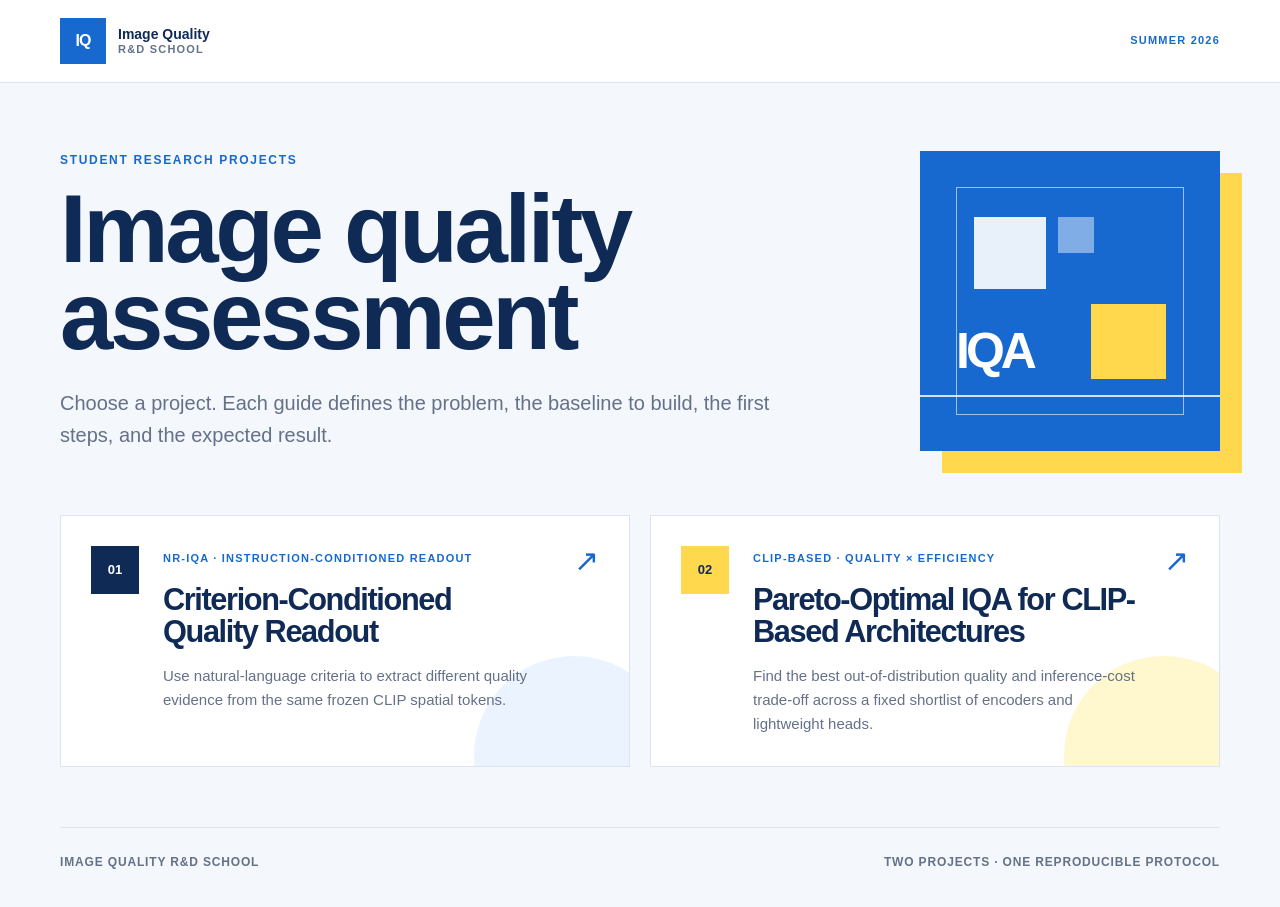
<file: index.html>
<!DOCTYPE html>
<html lang="en">
<head>
  <meta charset="utf-8">
  <meta name="viewport" content="width=device-width, initial-scale=1">
  <meta name="description" content="Research projects for the Image Quality R&D School.">
  <title>Image Quality R&amp;D School</title>
  <link rel="stylesheet" href="assets/styles.css">
</head>
<body data-page="home">
  <header class="site-header">
    <div class="nav shell">
      <a class="brand" href="index.html" aria-label="Image Quality R&D School home">
        <span class="brand-mark" aria-hidden="true">IQ</span>
        <span class="brand-copy"><strong>Image Quality</strong><small>R&amp;D School</small></span>
      </a>
      <span class="term">Summer 2026</span>
    </div>
  </header>

  <main class="landing shell">
    <section class="landing-hero" aria-labelledby="page-title">
      <div>
        <p class="kicker">Student research projects</p>
        <h1 id="page-title">Image quality assessment</h1>
        <p class="landing-lede">Choose a project. Each guide defines the problem, the baseline to build, the first steps, and the expected result.</p>
      </div>
      <div class="hero-graphic" aria-hidden="true">
        <span class="graphic-label">IQA</span>
        <span class="graphic-block one"></span>
        <span class="graphic-block two"></span>
        <span class="graphic-block three"></span>
      </div>
    </section>

    <section class="project-grid" aria-label="Research projects">
      <a class="project-link" href="project-1.html">
        <span class="project-number">01</span>
        <span class="project-copy">
          <span class="project-type">NR-IQA · INSTRUCTION-CONDITIONED READOUT</span>
          <strong>Criterion-Conditioned Quality Readout</strong>
          <span>Use natural-language criteria to extract different quality evidence from the same frozen CLIP spatial tokens.</span>
        </span>
        <span class="project-arrow" aria-hidden="true">↗</span>
      </a>

      <a class="project-link yellow" href="project-2.html">
        <span class="project-number">02</span>
        <span class="project-copy">
          <span class="project-type">CLIP-BASED · QUALITY × EFFICIENCY</span>
          <strong>Pareto-Optimal IQA for CLIP-Based Architectures</strong>
          <span>Find the best out-of-distribution quality and inference-cost trade-off across a fixed shortlist of encoders and lightweight heads.</span>
        </span>
        <span class="project-arrow" aria-hidden="true">↗</span>
      </a>
    </section>
  </main>

  <footer class="landing-footer shell">
    <span>Image Quality R&amp;D School</span>
    <span>Two projects · one reproducible protocol</span>
  </footer>
</body>
</html>
</file>
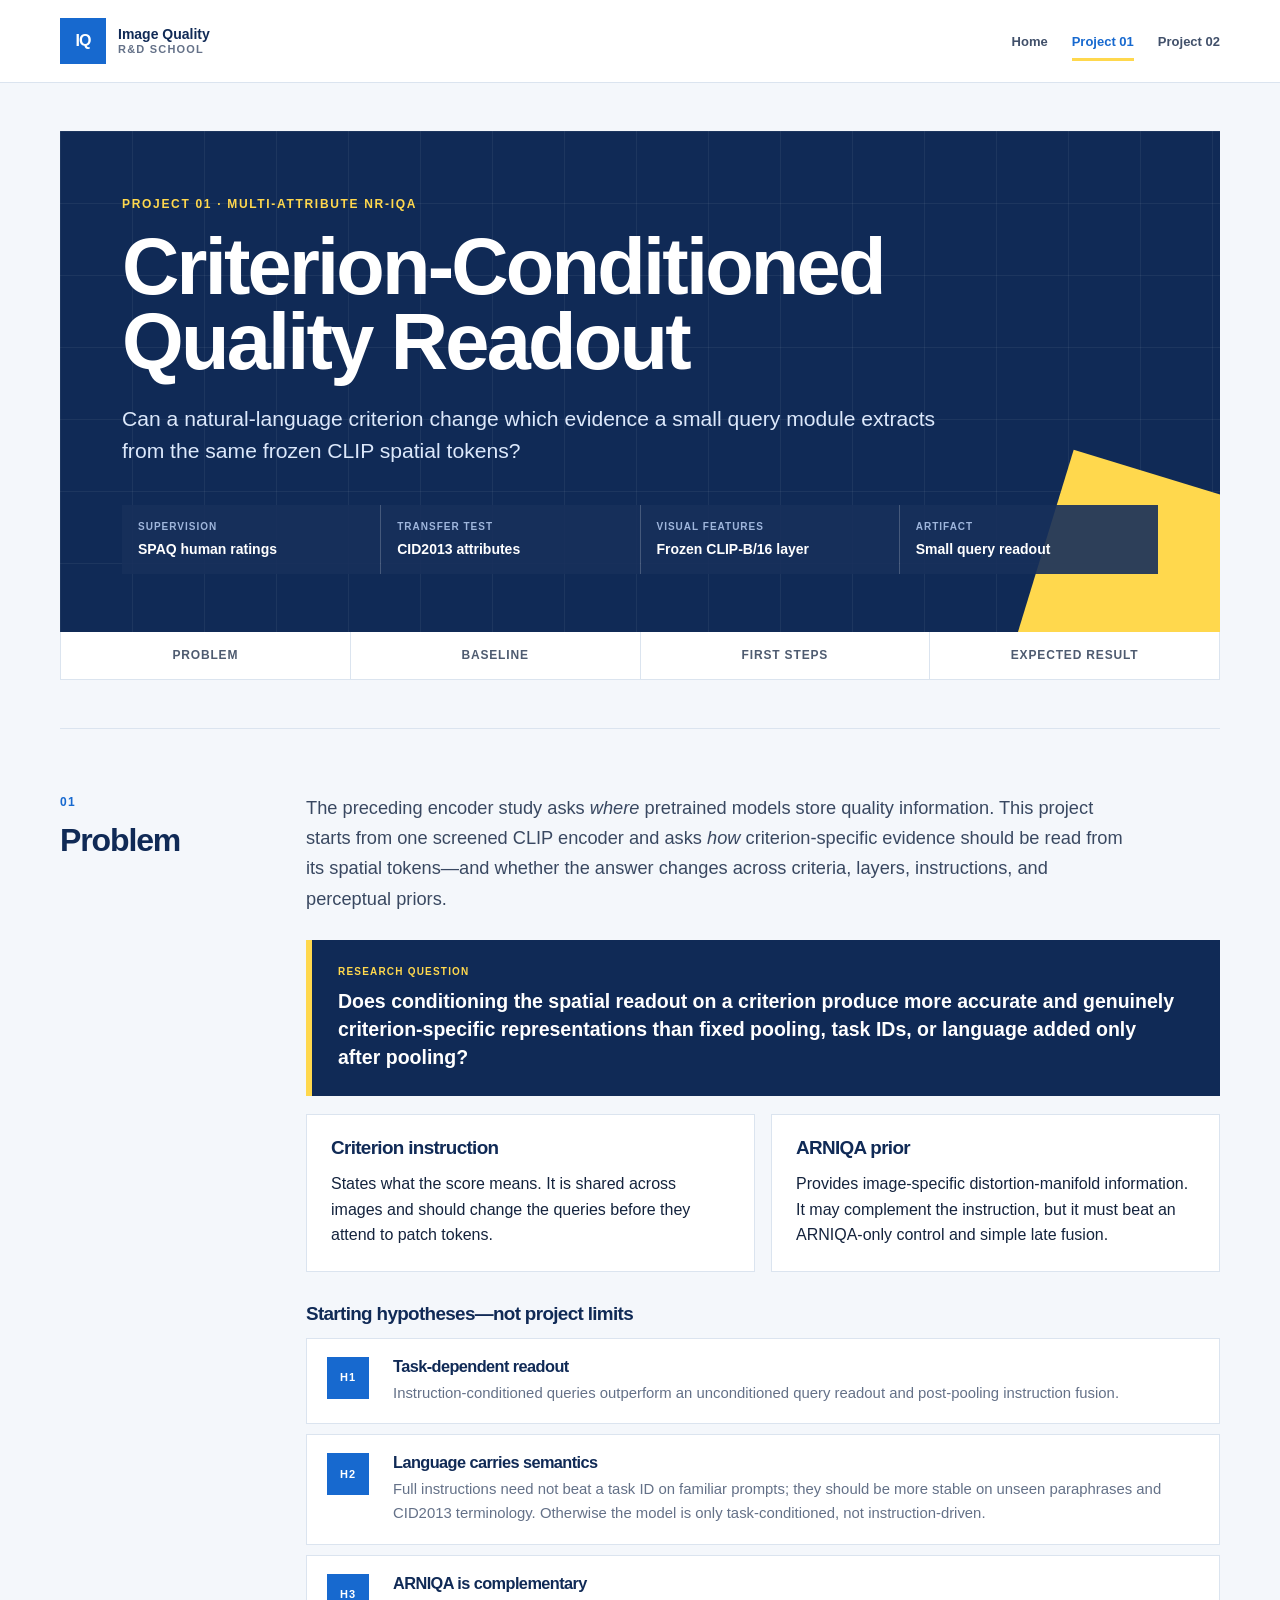
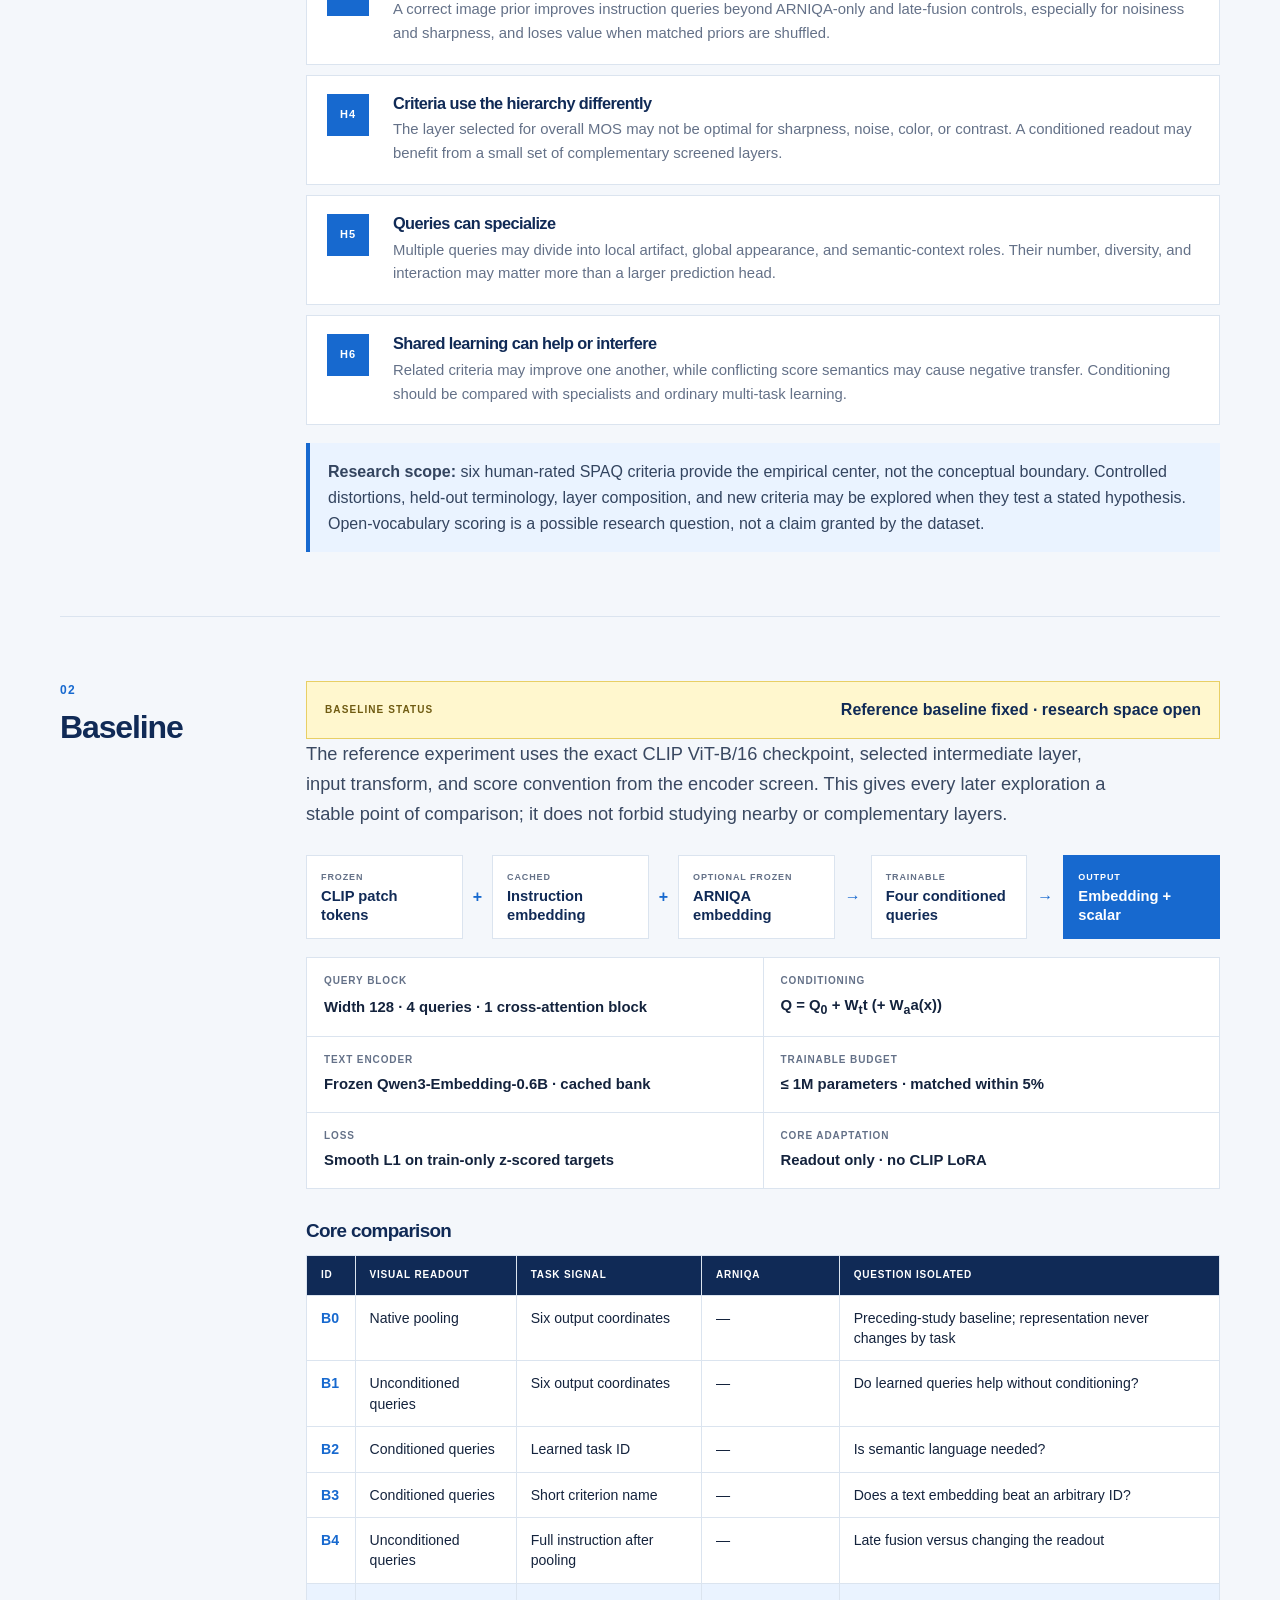
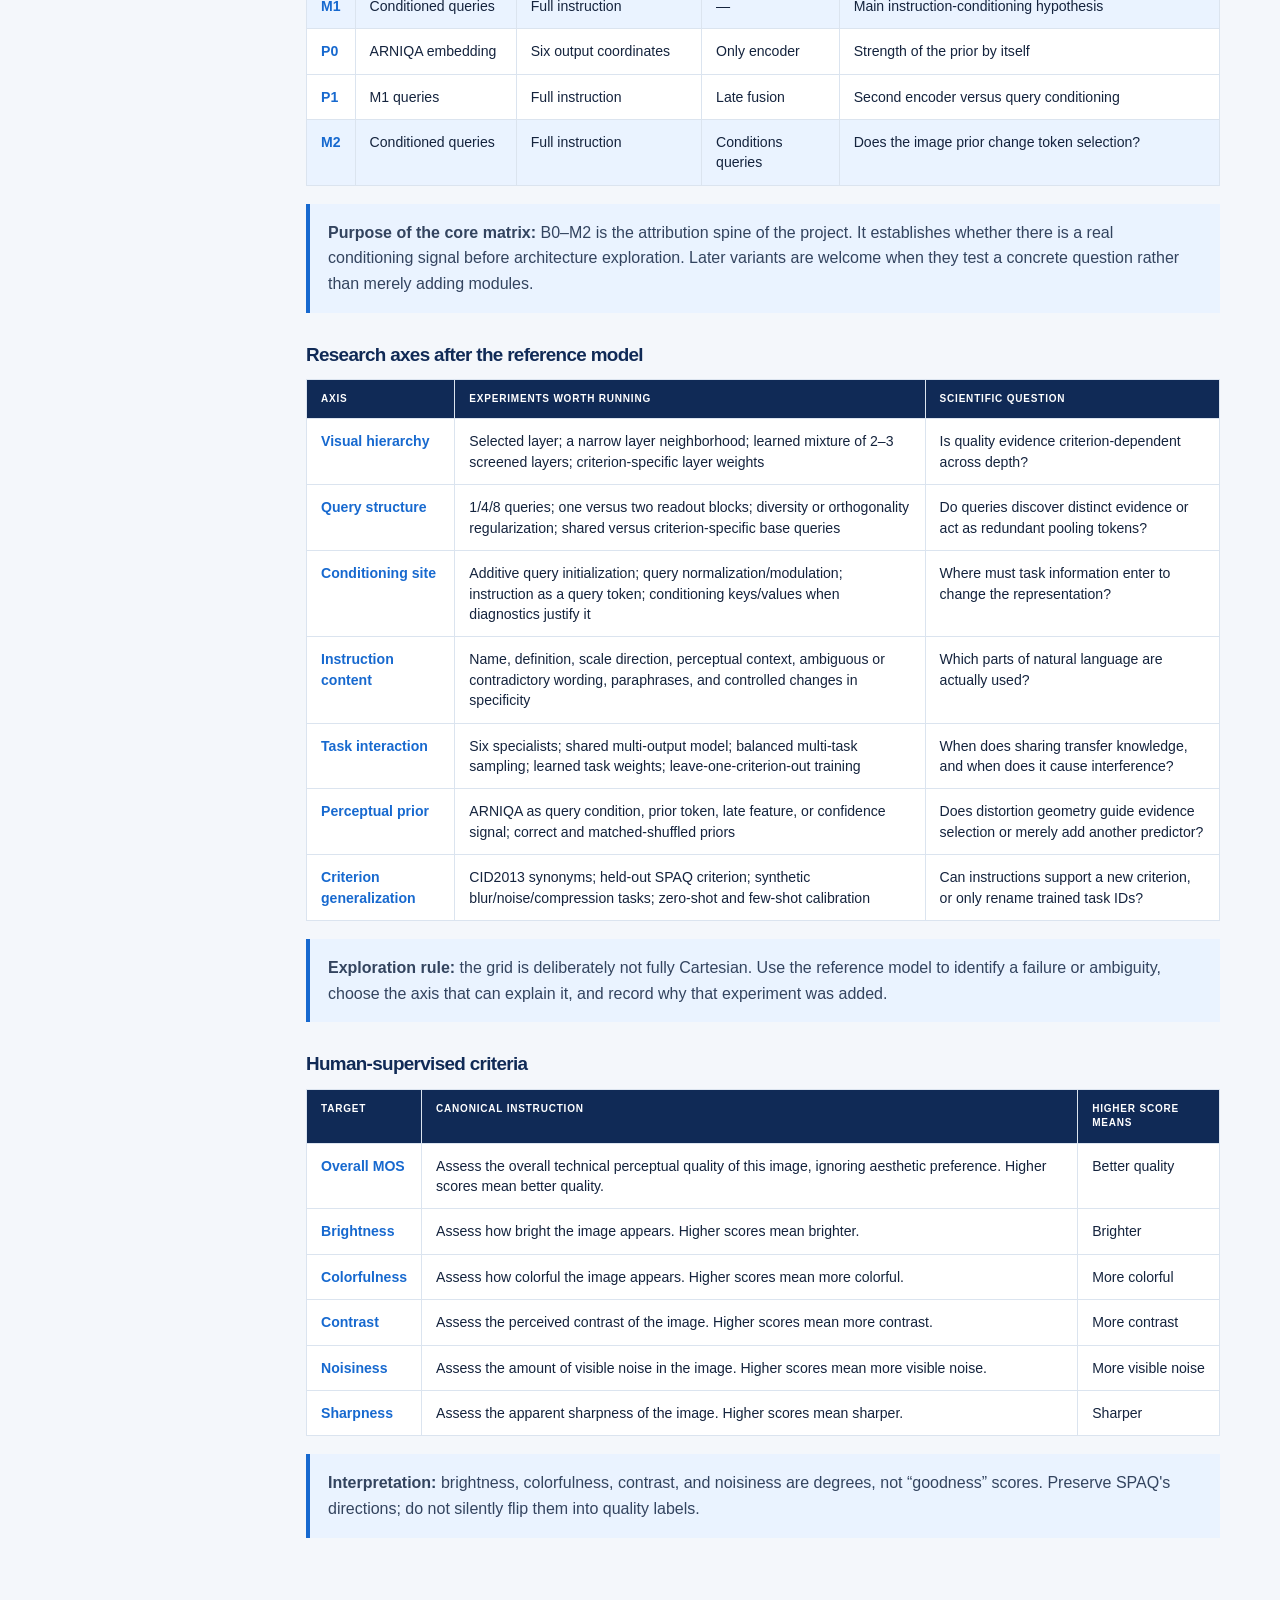
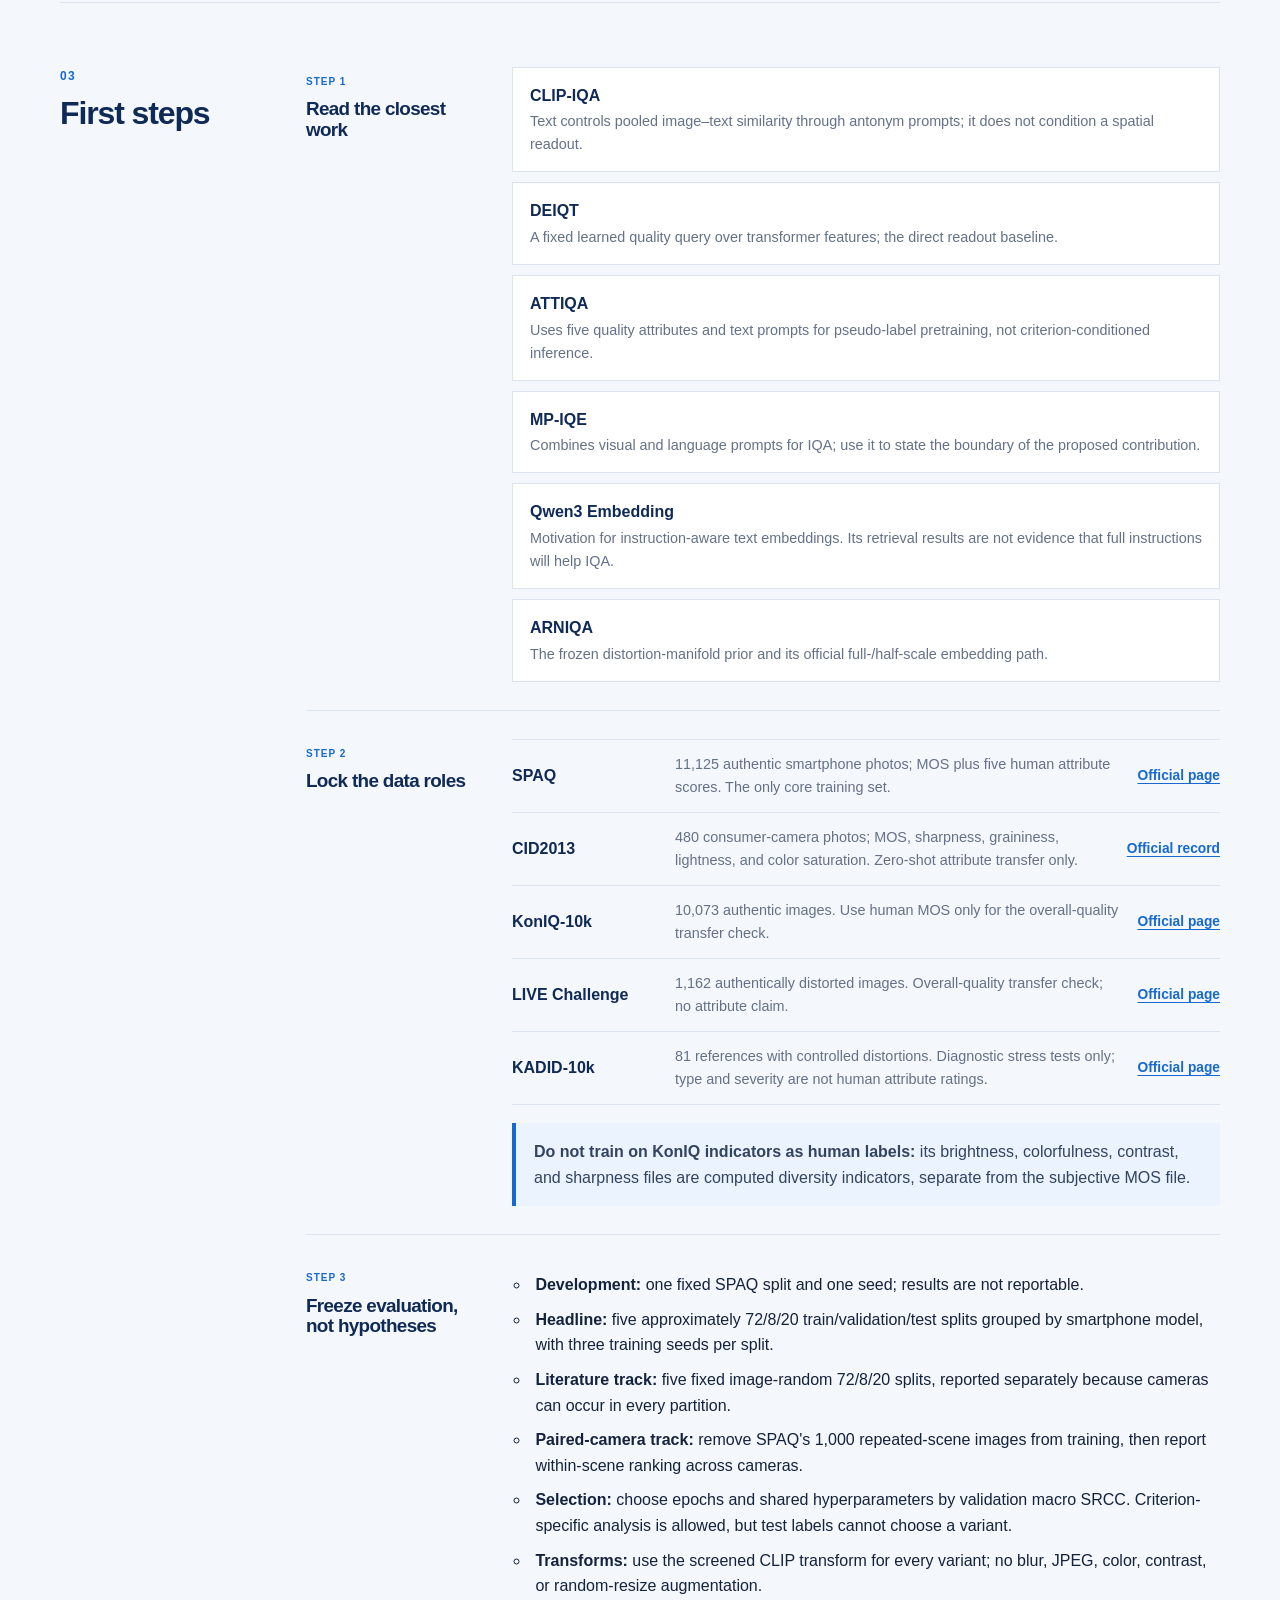
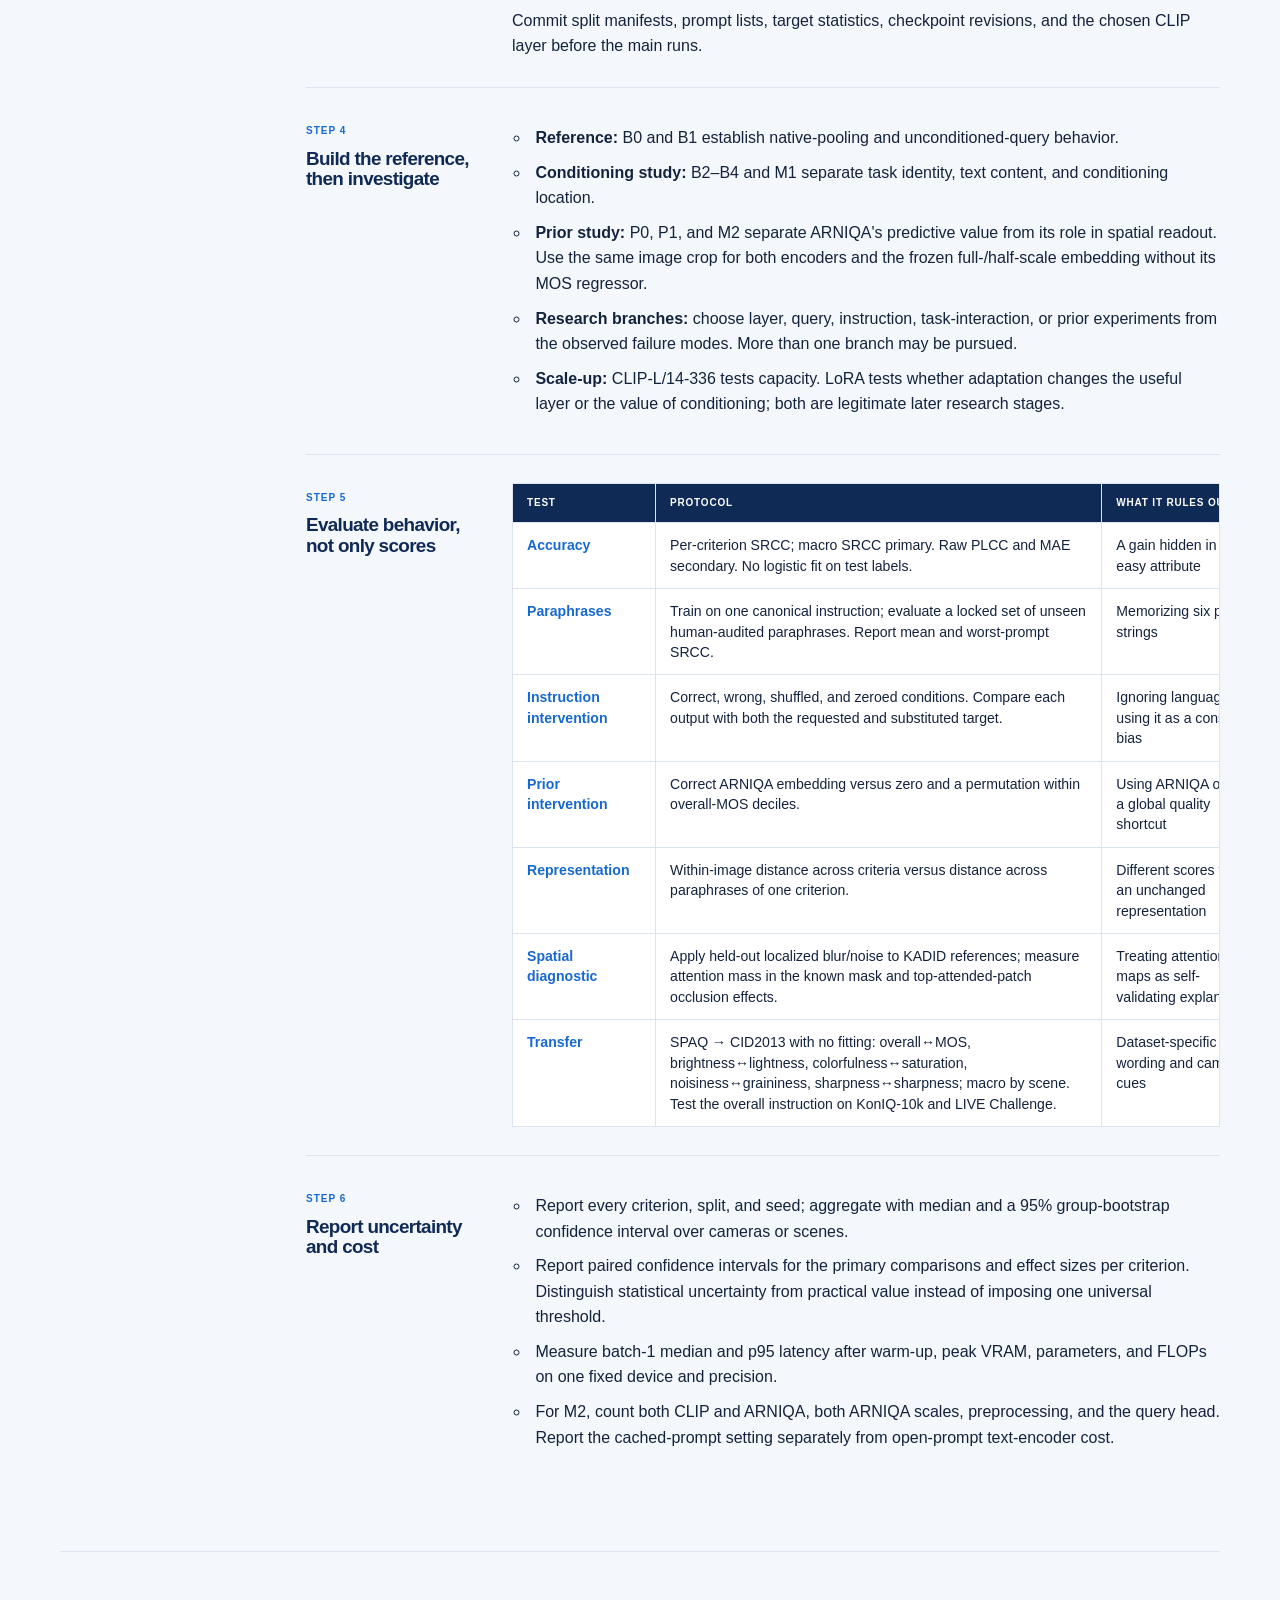
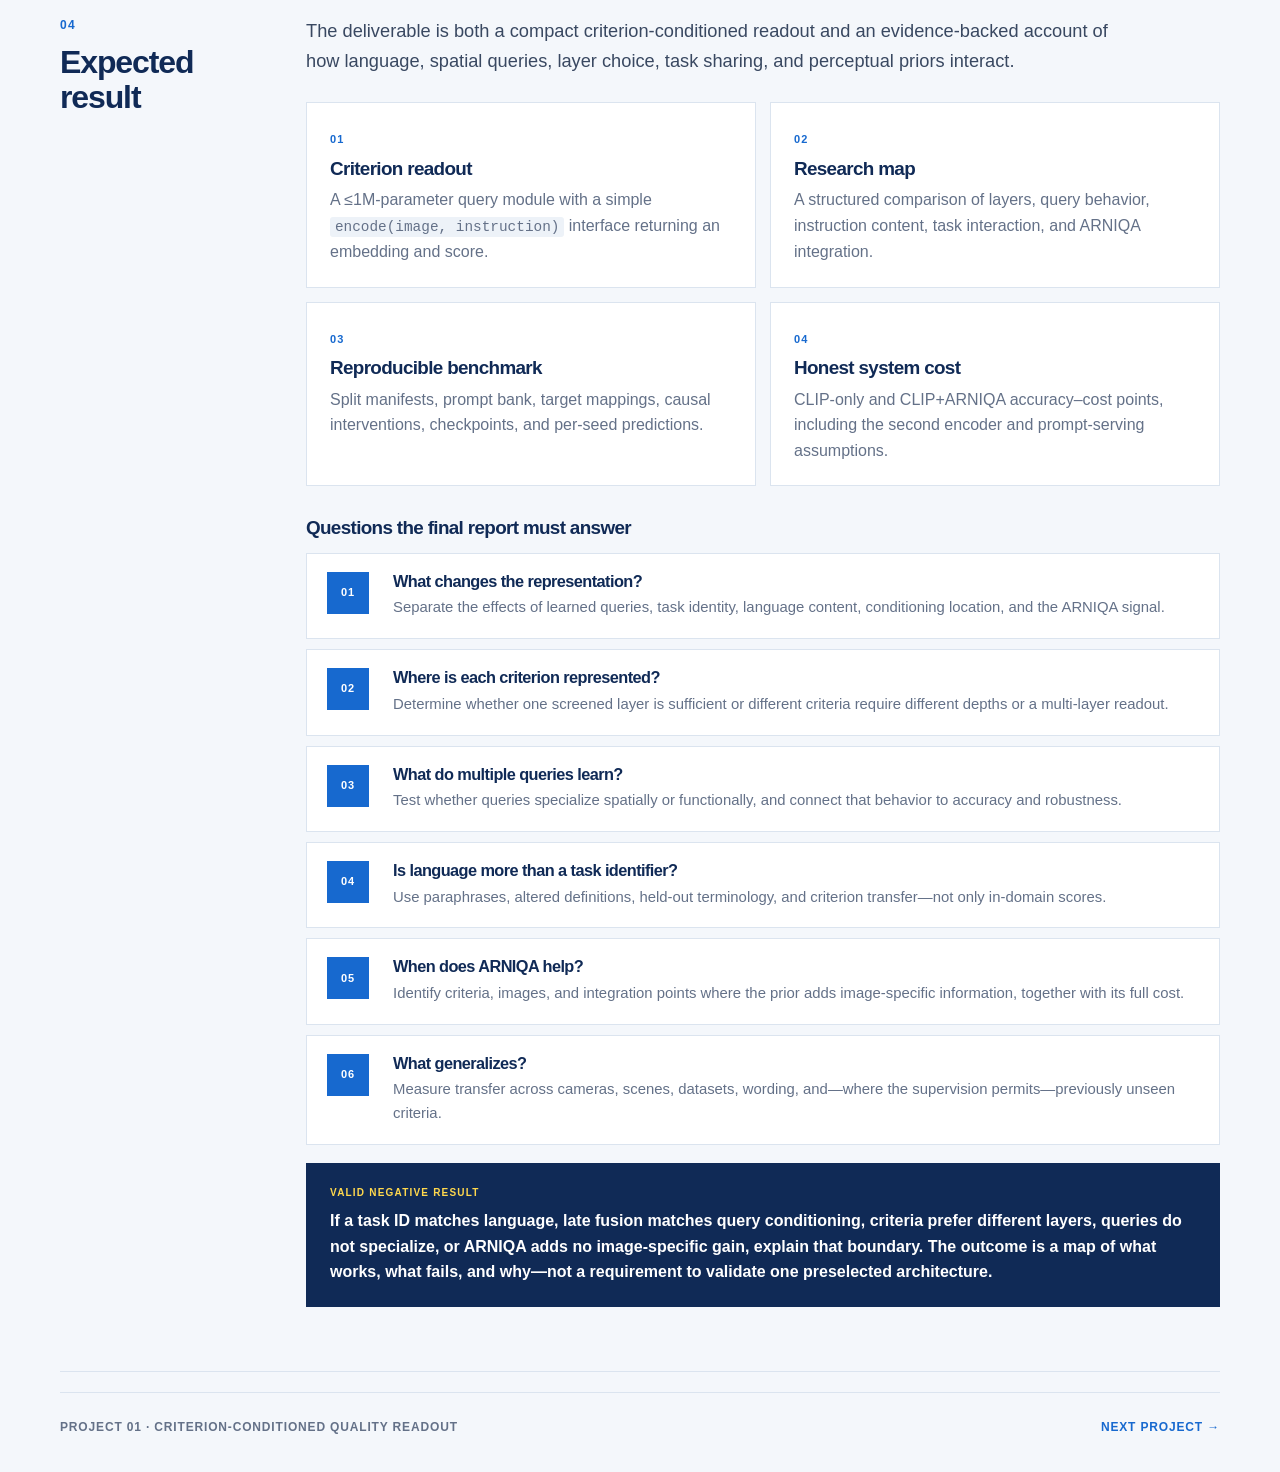
<file: project-1.html>
<!DOCTYPE html>
<html lang="en">
<head>
  <meta charset="utf-8">
  <meta name="viewport" content="width=device-width, initial-scale=1">
  <meta name="description" content="Research brief for criterion-conditioned quality readout from frozen CLIP spatial tokens.">
  <title>Project 01 · Criterion-Conditioned Quality Readout</title>
  <link rel="stylesheet" href="assets/styles.css">
</head>
<body data-page="project-1">
  <header class="site-header">
    <div class="nav shell">
      <a class="brand" href="index.html" aria-label="Image Quality R&amp;D School home">
        <span class="brand-mark" aria-hidden="true">IQ</span>
        <span class="brand-copy"><strong>Image Quality</strong><small>R&amp;D School</small></span>
      </a>
      <nav class="nav-links" aria-label="Primary navigation">
        <a href="index.html">Home</a>
        <a href="project-1.html" aria-current="page">Project 01</a>
        <a href="project-2.html">Project 02</a>
      </nav>
    </div>
  </header>

  <main>
    <section class="project-hero shell">
      <p class="kicker">Project 01 · Multi-attribute NR-IQA</p>
      <h1>Criterion-Conditioned Quality Readout</h1>
      <p class="hero-question">Can a natural-language criterion change which evidence a small query module extracts from the same frozen CLIP spatial tokens?</p>
      <dl class="project-facts">
        <div><dt>Supervision</dt><dd>SPAQ human ratings</dd></div>
        <div><dt>Transfer test</dt><dd>CID2013 attributes</dd></div>
        <div><dt>Visual features</dt><dd>Frozen CLIP-B/16 layer</dd></div>
        <div><dt>Artifact</dt><dd>Small query readout</dd></div>
      </dl>
    </section>

    <nav class="section-nav shell" aria-label="Project sections">
      <a href="#problem">Problem</a>
      <a href="#baseline">Baseline</a>
      <a href="#start">First steps</a>
      <a href="#result">Expected result</a>
    </nav>

    <div class="brief shell">
      <section class="brief-section" id="problem">
        <div class="section-label"><span>01</span><h2>Problem</h2></div>
        <div class="section-content">
          <p class="section-intro">The preceding encoder study asks <em>where</em> pretrained models store quality information. This project starts from one screened CLIP encoder and asks <em>how</em> criterion-specific evidence should be read from its spatial tokens—and whether the answer changes across criteria, layers, instructions, and perceptual priors.</p>

          <div class="research-question">
            <span>Research question</span>
            <strong>Does conditioning the spatial readout on a criterion produce more accurate and genuinely criterion-specific representations than fixed pooling, task IDs, or language added only after pooling?</strong>
          </div>

          <div class="two-column">
            <article class="plain-card">
              <h3>Criterion instruction</h3>
              <p>States what the score means. It is shared across images and should change the queries before they attend to patch tokens.</p>
            </article>
            <article class="plain-card">
              <h3>ARNIQA prior</h3>
              <p>Provides image-specific distortion-manifold information. It may complement the instruction, but it must beat an ARNIQA-only control and simple late fusion.</p>
            </article>
          </div>

          <h3 class="subheading">Starting hypotheses—not project limits</h3>
          <div class="hypothesis-list">
            <article><span>H1</span><div><h4>Task-dependent readout</h4><p>Instruction-conditioned queries outperform an unconditioned query readout and post-pooling instruction fusion.</p></div></article>
            <article><span>H2</span><div><h4>Language carries semantics</h4><p>Full instructions need not beat a task ID on familiar prompts; they should be more stable on unseen paraphrases and CID2013 terminology. Otherwise the model is only task-conditioned, not instruction-driven.</p></div></article>
            <article><span>H3</span><div><h4>ARNIQA is complementary</h4><p>A correct image prior improves instruction queries beyond ARNIQA-only and late-fusion controls, especially for noisiness and sharpness, and loses value when matched priors are shuffled.</p></div></article>
            <article><span>H4</span><div><h4>Criteria use the hierarchy differently</h4><p>The layer selected for overall MOS may not be optimal for sharpness, noise, color, or contrast. A conditioned readout may benefit from a small set of complementary screened layers.</p></div></article>
            <article><span>H5</span><div><h4>Queries can specialize</h4><p>Multiple queries may divide into local artifact, global appearance, and semantic-context roles. Their number, diversity, and interaction may matter more than a larger prediction head.</p></div></article>
            <article><span>H6</span><div><h4>Shared learning can help or interfere</h4><p>Related criteria may improve one another, while conflicting score semantics may cause negative transfer. Conditioning should be compared with specialists and ordinary multi-task learning.</p></div></article>
          </div>

          <p class="rule"><strong>Research scope:</strong> six human-rated SPAQ criteria provide the empirical center, not the conceptual boundary. Controlled distortions, held-out terminology, layer composition, and new criteria may be explored when they test a stated hypothesis. Open-vocabulary scoring is a possible research question, not a claim granted by the dataset.</p>
        </div>
      </section>

      <section class="brief-section" id="baseline">
        <div class="section-label"><span>02</span><h2>Baseline</h2></div>
        <div class="section-content">
          <div class="status-line">
            <span>Baseline status</span>
            <strong>Reference baseline fixed · research space open</strong>
          </div>
          <p class="section-intro">The reference experiment uses the exact CLIP ViT-B/16 checkpoint, selected intermediate layer, input transform, and score convention from the encoder screen. This gives every later exploration a stable point of comparison; it does not forbid studying nearby or complementary layers.</p>

          <div class="model-flow" role="img" aria-label="Proposed architecture">
            <div><small>Frozen</small><strong>CLIP patch tokens</strong></div>
            <span aria-hidden="true">+</span>
            <div><small>Cached</small><strong>Instruction embedding</strong></div>
            <span aria-hidden="true">+</span>
            <div><small>Optional frozen</small><strong>ARNIQA embedding</strong></div>
            <span aria-hidden="true">→</span>
            <div><small>Trainable</small><strong>Four conditioned queries</strong></div>
            <span aria-hidden="true">→</span>
            <div class="accent"><small>Output</small><strong>Embedding + scalar</strong></div>
          </div>

          <div class="spec-grid">
            <div><span>Query block</span><strong>Width 128 · 4 queries · 1 cross-attention block</strong></div>
            <div><span>Conditioning</span><strong>Q = Q<sub>0</sub> + W<sub>t</sub>t (+ W<sub>a</sub>a(x))</strong></div>
            <div><span>Text encoder</span><strong>Frozen Qwen3-Embedding-0.6B · cached bank</strong></div>
            <div><span>Trainable budget</span><strong>≤ 1M parameters · matched within 5%</strong></div>
            <div><span>Loss</span><strong>Smooth L1 on train-only z-scored targets</strong></div>
            <div><span>Core adaptation</span><strong>Readout only · no CLIP LoRA</strong></div>
          </div>

          <h3 class="subheading">Core comparison</h3>
          <div class="protocol-wrap">
            <table class="protocol-table">
              <thead><tr><th>ID</th><th>Visual readout</th><th>Task signal</th><th>ARNIQA</th><th>Question isolated</th></tr></thead>
              <tbody>
                <tr><td>B0</td><td>Native pooling</td><td>Six output coordinates</td><td>—</td><td>Preceding-study baseline; representation never changes by task</td></tr>
                <tr><td>B1</td><td>Unconditioned queries</td><td>Six output coordinates</td><td>—</td><td>Do learned queries help without conditioning?</td></tr>
                <tr><td>B2</td><td>Conditioned queries</td><td>Learned task ID</td><td>—</td><td>Is semantic language needed?</td></tr>
                <tr><td>B3</td><td>Conditioned queries</td><td>Short criterion name</td><td>—</td><td>Does a text embedding beat an arbitrary ID?</td></tr>
                <tr><td>B4</td><td>Unconditioned queries</td><td>Full instruction after pooling</td><td>—</td><td>Late fusion versus changing the readout</td></tr>
                <tr class="method-row"><td>M1</td><td>Conditioned queries</td><td>Full instruction</td><td>—</td><td>Main instruction-conditioning hypothesis</td></tr>
                <tr><td>P0</td><td>ARNIQA embedding</td><td>Six output coordinates</td><td>Only encoder</td><td>Strength of the prior by itself</td></tr>
                <tr><td>P1</td><td>M1 queries</td><td>Full instruction</td><td>Late fusion</td><td>Second encoder versus query conditioning</td></tr>
                <tr class="method-row"><td>M2</td><td>Conditioned queries</td><td>Full instruction</td><td>Conditions queries</td><td>Does the image prior change token selection?</td></tr>
              </tbody>
            </table>
          </div>
          <p class="rule"><strong>Purpose of the core matrix:</strong> B0–M2 is the attribution spine of the project. It establishes whether there is a real conditioning signal before architecture exploration. Later variants are welcome when they test a concrete question rather than merely adding modules.</p>

          <h3 class="subheading">Research axes after the reference model</h3>
          <div class="protocol-wrap">
            <table class="protocol-table">
              <thead><tr><th>Axis</th><th>Experiments worth running</th><th>Scientific question</th></tr></thead>
              <tbody>
                <tr><td>Visual hierarchy</td><td>Selected layer; a narrow layer neighborhood; learned mixture of 2–3 screened layers; criterion-specific layer weights</td><td>Is quality evidence criterion-dependent across depth?</td></tr>
                <tr><td>Query structure</td><td>1/4/8 queries; one versus two readout blocks; diversity or orthogonality regularization; shared versus criterion-specific base queries</td><td>Do queries discover distinct evidence or act as redundant pooling tokens?</td></tr>
                <tr><td>Conditioning site</td><td>Additive query initialization; query normalization/modulation; instruction as a query token; conditioning keys/values when diagnostics justify it</td><td>Where must task information enter to change the representation?</td></tr>
                <tr><td>Instruction content</td><td>Name, definition, scale direction, perceptual context, ambiguous or contradictory wording, paraphrases, and controlled changes in specificity</td><td>Which parts of natural language are actually used?</td></tr>
                <tr><td>Task interaction</td><td>Six specialists; shared multi-output model; balanced multi-task sampling; learned task weights; leave-one-criterion-out training</td><td>When does sharing transfer knowledge, and when does it cause interference?</td></tr>
                <tr><td>Perceptual prior</td><td>ARNIQA as query condition, prior token, late feature, or confidence signal; correct and matched-shuffled priors</td><td>Does distortion geometry guide evidence selection or merely add another predictor?</td></tr>
                <tr><td>Criterion generalization</td><td>CID2013 synonyms; held-out SPAQ criterion; synthetic blur/noise/compression tasks; zero-shot and few-shot calibration</td><td>Can instructions support a new criterion, or only rename trained task IDs?</td></tr>
              </tbody>
            </table>
          </div>
          <p class="rule"><strong>Exploration rule:</strong> the grid is deliberately not fully Cartesian. Use the reference model to identify a failure or ambiguity, choose the axis that can explain it, and record why that experiment was added.</p>

          <h3 class="subheading">Human-supervised criteria</h3>
          <div class="protocol-wrap">
            <table class="protocol-table compact-table">
              <thead><tr><th>Target</th><th>Canonical instruction</th><th>Higher score means</th></tr></thead>
              <tbody>
                <tr><td>Overall MOS</td><td>Assess the overall technical perceptual quality of this image, ignoring aesthetic preference. Higher scores mean better quality.</td><td>Better quality</td></tr>
                <tr><td>Brightness</td><td>Assess how bright the image appears. Higher scores mean brighter.</td><td>Brighter</td></tr>
                <tr><td>Colorfulness</td><td>Assess how colorful the image appears. Higher scores mean more colorful.</td><td>More colorful</td></tr>
                <tr><td>Contrast</td><td>Assess the perceived contrast of the image. Higher scores mean more contrast.</td><td>More contrast</td></tr>
                <tr><td>Noisiness</td><td>Assess the amount of visible noise in the image. Higher scores mean more visible noise.</td><td>More visible noise</td></tr>
                <tr><td>Sharpness</td><td>Assess the apparent sharpness of the image. Higher scores mean sharper.</td><td>Sharper</td></tr>
              </tbody>
            </table>
          </div>
          <p class="rule"><strong>Interpretation:</strong> brightness, colorfulness, contrast, and noisiness are degrees, not “goodness” scores. Preserve SPAQ's directions; do not silently flip them into quality labels.</p>
        </div>
      </section>

      <section class="brief-section" id="start">
        <div class="section-label"><span>03</span><h2>First steps</h2></div>
        <div class="section-content">
          <ol class="steps">
            <li>
              <div><span>Step 1</span><h3>Read the closest work</h3></div>
              <div class="resource-list">
                <a href="https://arxiv.org/abs/2207.12396"><strong>CLIP-IQA</strong><span>Text controls pooled image–text similarity through antonym prompts; it does not condition a spatial readout.</span></a>
                <a href="https://ojs.aaai.org/index.php/AAAI/article/view/25302"><strong>DEIQT</strong><span>A fixed learned quality query over transformer features; the direct readout baseline.</span></a>
                <a href="https://arxiv.org/abs/2406.01020"><strong>ATTIQA</strong><span>Uses five quality attributes and text prompts for pseudo-label pretraining, not criterion-conditioned inference.</span></a>
                <a href="https://arxiv.org/abs/2404.14949"><strong>MP-IQE</strong><span>Combines visual and language prompts for IQA; use it to state the boundary of the proposed contribution.</span></a>
                <a href="https://arxiv.org/abs/2506.05176"><strong>Qwen3 Embedding</strong><span>Motivation for instruction-aware text embeddings. Its retrieval results are not evidence that full instructions will help IQA.</span></a>
                <a href="https://arxiv.org/abs/2310.14918"><strong>ARNIQA</strong><span>The frozen distortion-manifold prior and its official full-/half-scale embedding path.</span></a>
              </div>
            </li>
            <li>
              <div><span>Step 2</span><h3>Lock the data roles</h3></div>
              <div>
                <div class="dataset-list">
                  <div><strong>SPAQ</strong><span>11,125 authentic smartphone photos; MOS plus five human attribute scores. The only core training set.</span><a href="https://github.com/h4nwei/SPAQ">Official page</a></div>
                  <div><strong>CID2013</strong><span>480 consumer-camera photos; MOS, sharpness, graininess, lightness, and color saturation. Zero-shot attribute transfer only.</span><a href="https://zenodo.org/records/2647033">Official record</a></div>
                  <div><strong>KonIQ-10k</strong><span>10,073 authentic images. Use human MOS only for the overall-quality transfer check.</span><a href="https://database.mmsp-kn.de/koniq-10k-database.html">Official page</a></div>
                  <div><strong>LIVE Challenge</strong><span>1,162 authentically distorted images. Overall-quality transfer check; no attribute claim.</span><a href="https://live.ece.utexas.edu/research/ChallengeDB/index.html">Official page</a></div>
                  <div><strong>KADID-10k</strong><span>81 references with controlled distortions. Diagnostic stress tests only; type and severity are not human attribute ratings.</span><a href="https://database.mmsp-kn.de/kadid-10k-database.html">Official page</a></div>
                </div>
                <p class="rule"><strong>Do not train on KonIQ indicators as human labels:</strong> its brightness, colorfulness, contrast, and sharpness files are computed diversity indicators, separate from the subjective MOS file.</p>
              </div>
            </li>
            <li>
              <div><span>Step 3</span><h3>Freeze evaluation, not hypotheses</h3></div>
              <div>
                <ul class="clean-list compact-list">
                  <li><strong>Development:</strong> one fixed SPAQ split and one seed; results are not reportable.</li>
                  <li><strong>Headline:</strong> five approximately 72/8/20 train/validation/test splits grouped by smartphone model, with three training seeds per split.</li>
                  <li><strong>Literature track:</strong> five fixed image-random 72/8/20 splits, reported separately because cameras can occur in every partition.</li>
                  <li><strong>Paired-camera track:</strong> remove SPAQ's 1,000 repeated-scene images from training, then report within-scene ranking across cameras.</li>
                  <li><strong>Selection:</strong> choose epochs and shared hyperparameters by validation macro SRCC. Criterion-specific analysis is allowed, but test labels cannot choose a variant.</li>
                  <li><strong>Transforms:</strong> use the screened CLIP transform for every variant; no blur, JPEG, color, contrast, or random-resize augmentation.</li>
                </ul>
                <p>Commit split manifests, prompt lists, target statistics, checkpoint revisions, and the chosen CLIP layer before the main runs.</p>
              </div>
            </li>
            <li>
              <div><span>Step 4</span><h3>Build the reference, then investigate</h3></div>
              <div>
                <ul class="clean-list compact-list">
                  <li><strong>Reference:</strong> B0 and B1 establish native-pooling and unconditioned-query behavior.</li>
                  <li><strong>Conditioning study:</strong> B2–B4 and M1 separate task identity, text content, and conditioning location.</li>
                  <li><strong>Prior study:</strong> P0, P1, and M2 separate ARNIQA's predictive value from its role in spatial readout. Use the same image crop for both encoders and the frozen full-/half-scale embedding without its MOS regressor.</li>
                  <li><strong>Research branches:</strong> choose layer, query, instruction, task-interaction, or prior experiments from the observed failure modes. More than one branch may be pursued.</li>
                  <li><strong>Scale-up:</strong> CLIP-L/14-336 tests capacity. LoRA tests whether adaptation changes the useful layer or the value of conditioning; both are legitimate later research stages.</li>
                </ul>
              </div>
            </li>
            <li>
              <div><span>Step 5</span><h3>Evaluate behavior, not only scores</h3></div>
              <div class="protocol-wrap">
                <table class="protocol-table">
                  <thead><tr><th>Test</th><th>Protocol</th><th>What it rules out</th></tr></thead>
                  <tbody>
                    <tr><td>Accuracy</td><td>Per-criterion SRCC; macro SRCC primary. Raw PLCC and MAE secondary. No logistic fit on test labels.</td><td>A gain hidden in one easy attribute</td></tr>
                    <tr><td>Paraphrases</td><td>Train on one canonical instruction; evaluate a locked set of unseen human-audited paraphrases. Report mean and worst-prompt SRCC.</td><td>Memorizing six prompt strings</td></tr>
                    <tr><td>Instruction intervention</td><td>Correct, wrong, shuffled, and zeroed conditions. Compare each output with both the requested and substituted target.</td><td>Ignoring language or using it as a constant bias</td></tr>
                    <tr><td>Prior intervention</td><td>Correct ARNIQA embedding versus zero and a permutation within overall-MOS deciles.</td><td>Using ARNIQA only as a global quality shortcut</td></tr>
                    <tr><td>Representation</td><td>Within-image distance across criteria versus distance across paraphrases of one criterion.</td><td>Different scores from an unchanged representation</td></tr>
                    <tr><td>Spatial diagnostic</td><td>Apply held-out localized blur/noise to KADID references; measure attention mass in the known mask and top-attended-patch occlusion effects.</td><td>Treating attention maps as self-validating explanations</td></tr>
                    <tr><td>Transfer</td><td>SPAQ → CID2013 with no fitting: overall↔MOS, brightness↔lightness, colorfulness↔saturation, noisiness↔graininess, sharpness↔sharpness; macro by scene. Test the overall instruction on KonIQ-10k and LIVE Challenge.</td><td>Dataset-specific wording and camera cues</td></tr>
                  </tbody>
                </table>
              </div>
            </li>
            <li>
              <div><span>Step 6</span><h3>Report uncertainty and cost</h3></div>
              <div>
                <ul class="clean-list compact-list">
                  <li>Report every criterion, split, and seed; aggregate with median and a 95% group-bootstrap confidence interval over cameras or scenes.</li>
                  <li>Report paired confidence intervals for the primary comparisons and effect sizes per criterion. Distinguish statistical uncertainty from practical value instead of imposing one universal threshold.</li>
                  <li>Measure batch-1 median and p95 latency after warm-up, peak VRAM, parameters, and FLOPs on one fixed device and precision.</li>
                  <li>For M2, count both CLIP and ARNIQA, both ARNIQA scales, preprocessing, and the query head. Report the cached-prompt setting separately from open-prompt text-encoder cost.</li>
                </ul>
              </div>
            </li>
          </ol>
        </div>
      </section>

      <section class="brief-section" id="result">
        <div class="section-label"><span>04</span><h2>Expected result</h2></div>
        <div class="section-content">
          <p class="section-intro">The deliverable is both a compact criterion-conditioned readout and an evidence-backed account of how language, spatial queries, layer choice, task sharing, and perceptual priors interact.</p>

          <div class="deliverable-grid">
            <article><span>01</span><h3>Criterion readout</h3><p>A ≤1M-parameter query module with a simple <code>encode(image, instruction)</code> interface returning an embedding and score.</p></article>
            <article><span>02</span><h3>Research map</h3><p>A structured comparison of layers, query behavior, instruction content, task interaction, and ARNIQA integration.</p></article>
            <article><span>03</span><h3>Reproducible benchmark</h3><p>Split manifests, prompt bank, target mappings, causal interventions, checkpoints, and per-seed predictions.</p></article>
            <article><span>04</span><h3>Honest system cost</h3><p>CLIP-only and CLIP+ARNIQA accuracy–cost points, including the second encoder and prompt-serving assumptions.</p></article>
          </div>

          <h3 class="subheading">Questions the final report must answer</h3>
          <div class="hypothesis-list">
            <article><span>01</span><div><h4>What changes the representation?</h4><p>Separate the effects of learned queries, task identity, language content, conditioning location, and the ARNIQA signal.</p></div></article>
            <article><span>02</span><div><h4>Where is each criterion represented?</h4><p>Determine whether one screened layer is sufficient or different criteria require different depths or a multi-layer readout.</p></div></article>
            <article><span>03</span><div><h4>What do multiple queries learn?</h4><p>Test whether queries specialize spatially or functionally, and connect that behavior to accuracy and robustness.</p></div></article>
            <article><span>04</span><div><h4>Is language more than a task identifier?</h4><p>Use paraphrases, altered definitions, held-out terminology, and criterion transfer—not only in-domain scores.</p></div></article>
            <article><span>05</span><div><h4>When does ARNIQA help?</h4><p>Identify criteria, images, and integration points where the prior adds image-specific information, together with its full cost.</p></div></article>
            <article><span>06</span><div><h4>What generalizes?</h4><p>Measure transfer across cameras, scenes, datasets, wording, and—where the supervision permits—previously unseen criteria.</p></div></article>
          </div>

          <div class="result-rule">
            <span>Valid negative result</span>
            <p>If a task ID matches language, late fusion matches query conditioning, criteria prefer different layers, queries do not specialize, or ARNIQA adds no image-specific gain, explain that boundary. The outcome is a map of what works, what fails, and why—not a requirement to validate one preselected architecture.</p>
          </div>
        </div>
      </section>
    </div>
  </main>

  <footer class="site-footer shell">
    <span>Project 01 · Criterion-Conditioned Quality Readout</span>
    <a href="project-2.html">Next project →</a>
  </footer>
</body>
</html>
</file>
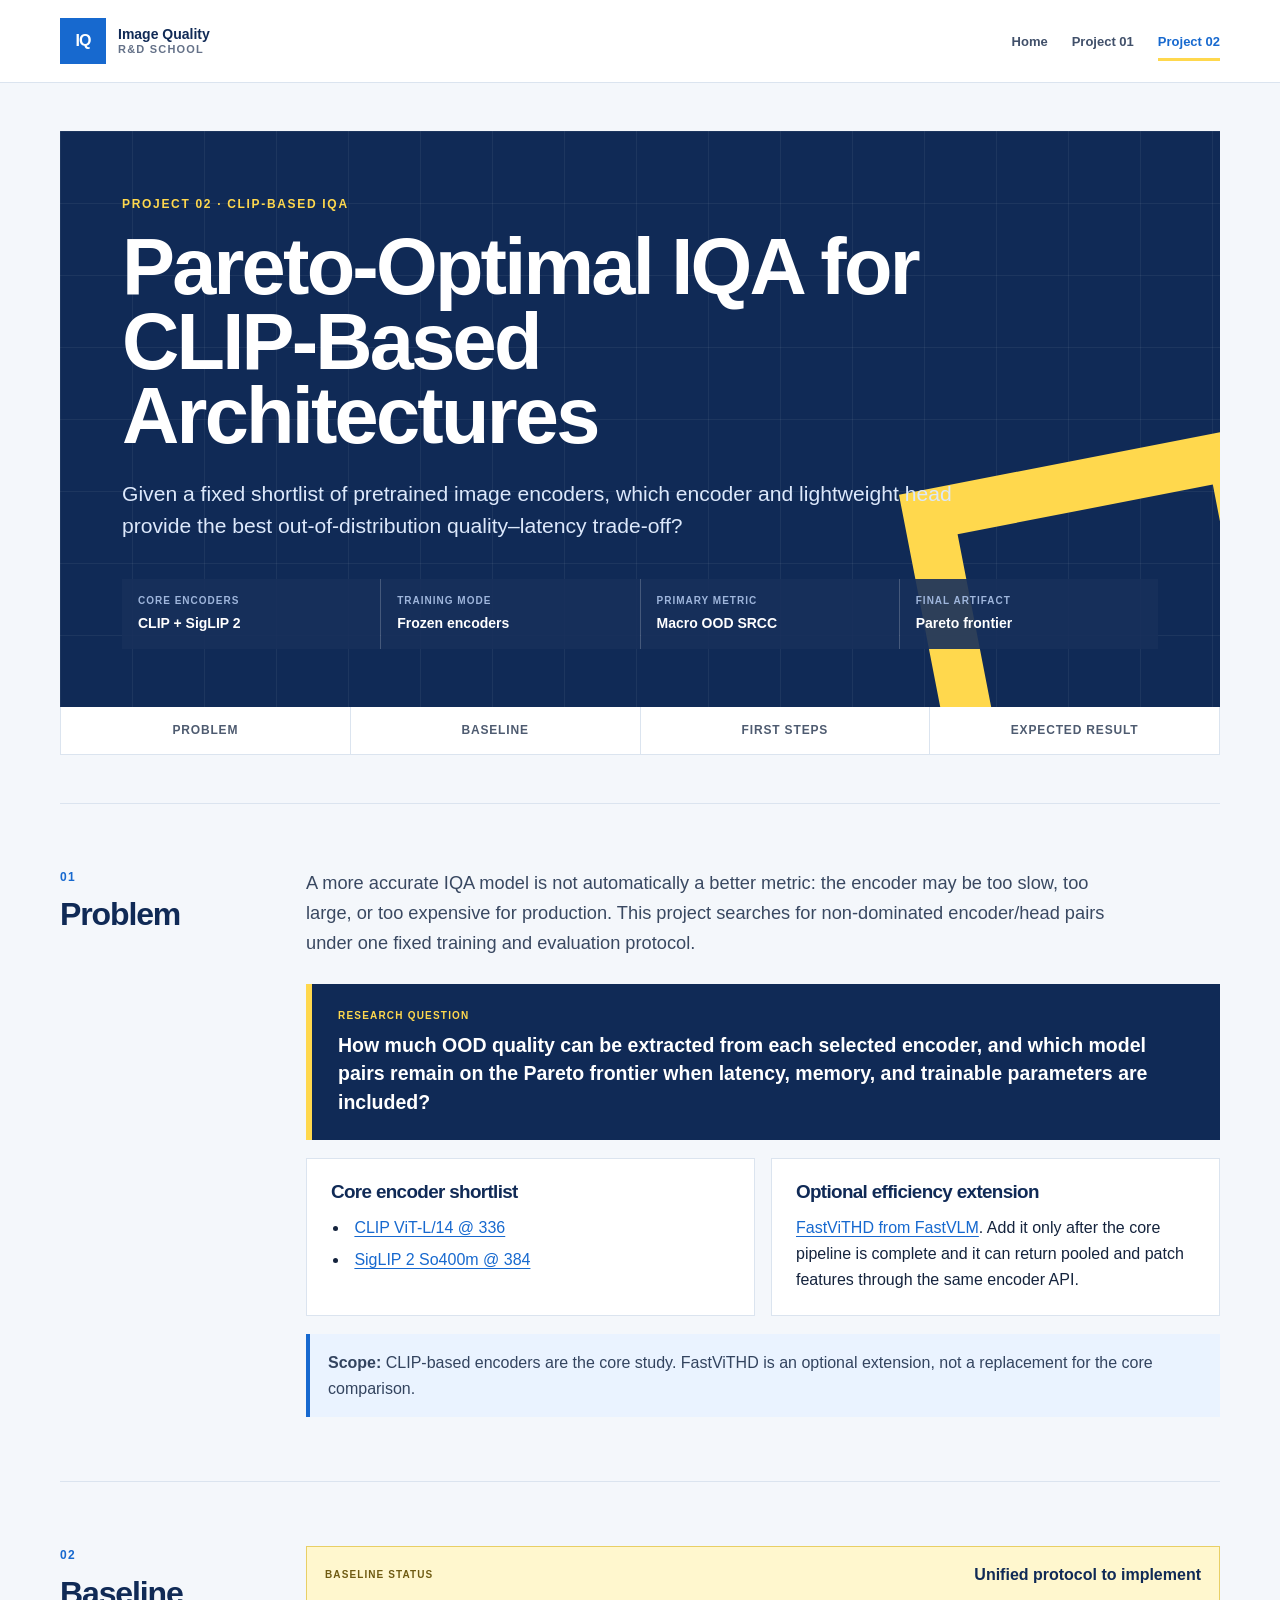
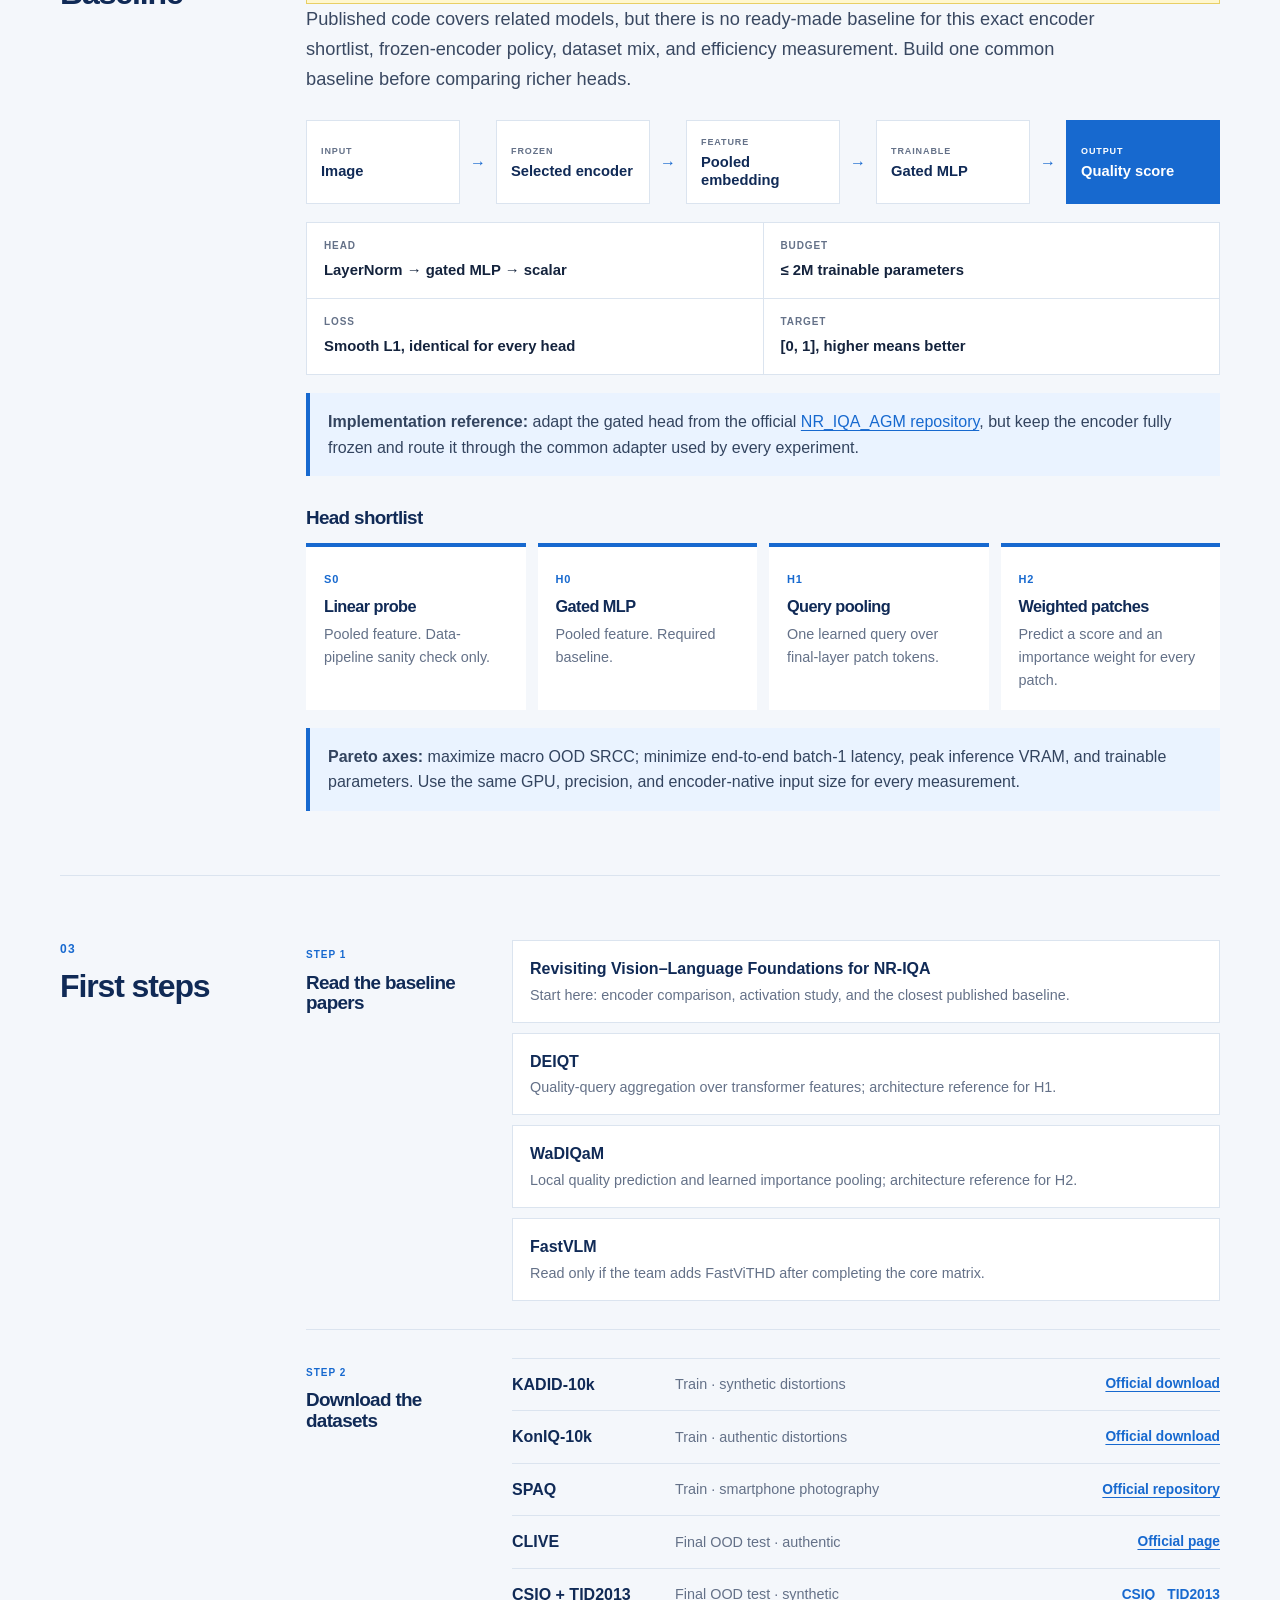
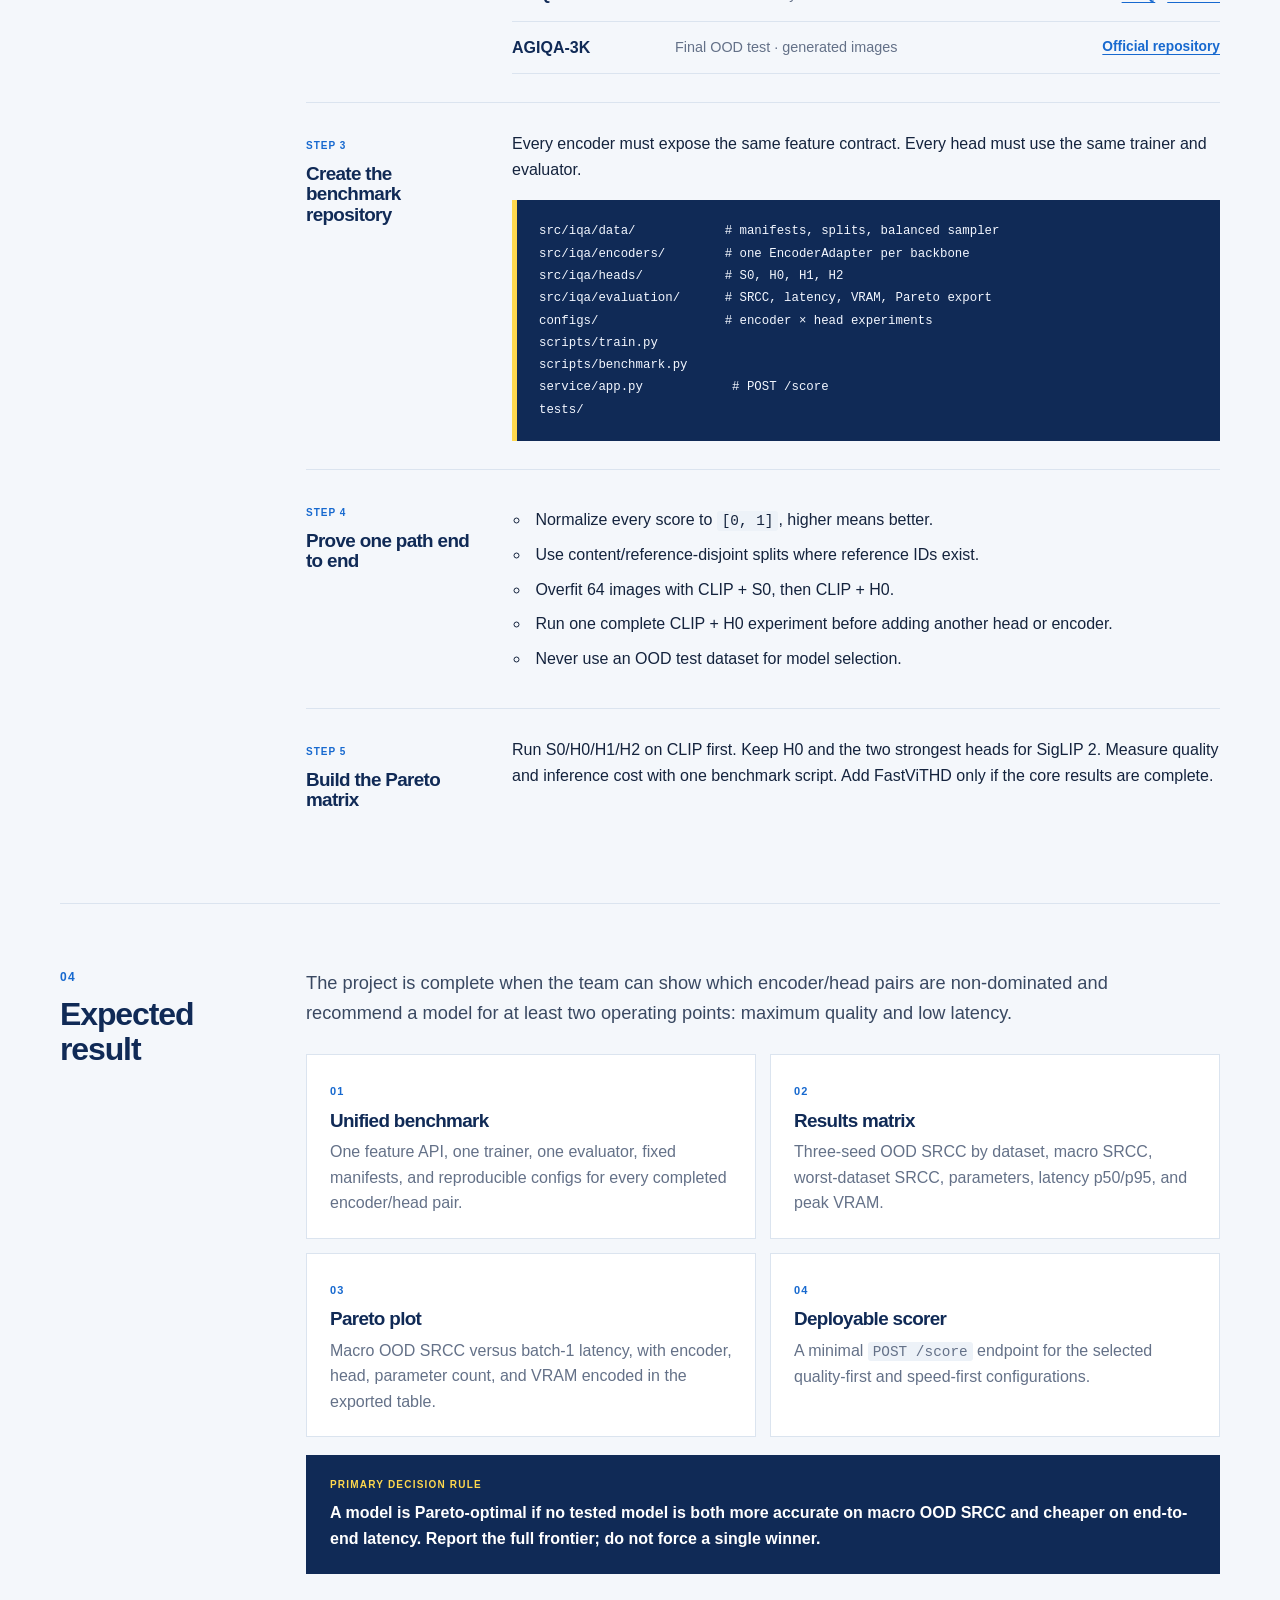
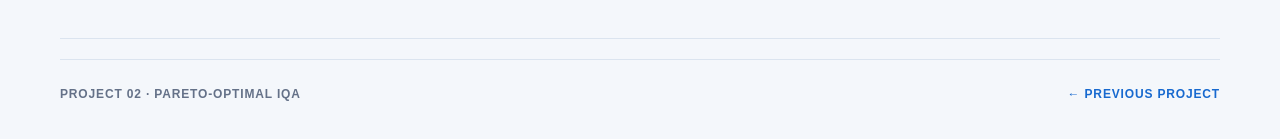
<file: project-2.html>
<!DOCTYPE html>
<html lang="en">
<head>
  <meta charset="utf-8">
  <meta name="viewport" content="width=device-width, initial-scale=1">
  <meta name="description" content="Student guide for the Pareto-Optimal IQA for CLIP-Based Architectures research project.">
  <title>Project 02 · Pareto-Optimal IQA for CLIP-Based Architectures</title>
  <link rel="stylesheet" href="assets/styles.css">
</head>
<body data-page="project-2">
  <header class="site-header">
    <div class="nav shell">
      <a class="brand" href="index.html" aria-label="Image Quality R&D School home">
        <span class="brand-mark" aria-hidden="true">IQ</span>
        <span class="brand-copy"><strong>Image Quality</strong><small>R&amp;D School</small></span>
      </a>
      <nav class="nav-links" aria-label="Primary navigation">
        <a href="index.html">Home</a>
        <a href="project-1.html">Project 01</a>
        <a href="project-2.html" aria-current="page">Project 02</a>
      </nav>
    </div>
  </header>

  <main>
    <section class="project-hero shell">
      <p class="kicker">Project 02 · CLIP-based IQA</p>
      <h1>Pareto-Optimal IQA for CLIP-Based Architectures</h1>
      <p class="hero-question">Given a fixed shortlist of pretrained image encoders, which encoder and lightweight head provide the best out-of-distribution quality–latency trade-off?</p>
      <dl class="project-facts">
        <div><dt>Core encoders</dt><dd>CLIP + SigLIP 2</dd></div>
        <div><dt>Training mode</dt><dd>Frozen encoders</dd></div>
        <div><dt>Primary metric</dt><dd>Macro OOD SRCC</dd></div>
        <div><dt>Final artifact</dt><dd>Pareto frontier</dd></div>
      </dl>
    </section>

    <nav class="section-nav shell" aria-label="Project sections">
      <a href="#problem">Problem</a>
      <a href="#baseline">Baseline</a>
      <a href="#start">First steps</a>
      <a href="#result">Expected result</a>
    </nav>

    <div class="brief shell">
      <section class="brief-section" id="problem">
        <div class="section-label"><span>01</span><h2>Problem</h2></div>
        <div class="section-content">
          <p class="section-intro">A more accurate IQA model is not automatically a better metric: the encoder may be too slow, too large, or too expensive for production. This project searches for non-dominated encoder/head pairs under one fixed training and evaluation protocol.</p>

          <div class="research-question">
            <span>Research question</span>
            <strong>How much OOD quality can be extracted from each selected encoder, and which model pairs remain on the Pareto frontier when latency, memory, and trainable parameters are included?</strong>
          </div>

          <div class="two-column">
            <article class="plain-card">
              <h3>Core encoder shortlist</h3>
              <ul class="clean-list">
                <li><a href="https://huggingface.co/openai/clip-vit-large-patch14-336">CLIP ViT-L/14 @ 336</a></li>
                <li><a href="https://huggingface.co/google/siglip2-so400m-patch16-384">SigLIP 2 So400m @ 384</a></li>
              </ul>
            </article>
            <article class="plain-card">
              <h3>Optional efficiency extension</h3>
              <p><a href="https://github.com/apple/ml-fastvlm">FastViTHD from FastVLM</a>. Add it only after the core pipeline is complete and it can return pooled and patch features through the same encoder API.</p>
            </article>
          </div>

          <p class="rule"><strong>Scope:</strong> CLIP-based encoders are the core study. FastViTHD is an optional extension, not a replacement for the core comparison.</p>
        </div>
      </section>

      <section class="brief-section" id="baseline">
        <div class="section-label"><span>02</span><h2>Baseline</h2></div>
        <div class="section-content">
          <div class="status-line">
            <span>Baseline status</span>
            <strong>Unified protocol to implement</strong>
          </div>
          <p class="section-intro">Published code covers related models, but there is no ready-made baseline for this exact encoder shortlist, frozen-encoder policy, dataset mix, and efficiency measurement. Build one common baseline before comparing richer heads.</p>

          <div class="model-flow" role="img" aria-label="Baseline architecture">
            <div><small>Input</small><strong>Image</strong></div>
            <span aria-hidden="true">→</span>
            <div><small>Frozen</small><strong>Selected encoder</strong></div>
            <span aria-hidden="true">→</span>
            <div><small>Feature</small><strong>Pooled embedding</strong></div>
            <span aria-hidden="true">→</span>
            <div><small>Trainable</small><strong>Gated MLP</strong></div>
            <span aria-hidden="true">→</span>
            <div class="accent"><small>Output</small><strong>Quality score</strong></div>
          </div>

          <div class="spec-grid">
            <div><span>Head</span><strong>LayerNorm → gated MLP → scalar</strong></div>
            <div><span>Budget</span><strong>≤ 2M trainable parameters</strong></div>
            <div><span>Loss</span><strong>Smooth L1, identical for every head</strong></div>
            <div><span>Target</span><strong>[0, 1], higher means better</strong></div>
          </div>

          <p class="rule"><strong>Implementation reference:</strong> adapt the gated head from the official <a href="https://github.com/drkkgy/NR_IQA_AGM">NR_IQA_AGM repository</a>, but keep the encoder fully frozen and route it through the common adapter used by every experiment.</p>

          <h3 class="subheading">Head shortlist</h3>
          <div class="variant-grid">
            <article><span>S0</span><h4>Linear probe</h4><p>Pooled feature. Data-pipeline sanity check only.</p></article>
            <article><span>H0</span><h4>Gated MLP</h4><p>Pooled feature. Required baseline.</p></article>
            <article><span>H1</span><h4>Query pooling</h4><p>One learned query over final-layer patch tokens.</p></article>
            <article><span>H2</span><h4>Weighted patches</h4><p>Predict a score and an importance weight for every patch.</p></article>
          </div>

          <p class="rule"><strong>Pareto axes:</strong> maximize macro OOD SRCC; minimize end-to-end batch-1 latency, peak inference VRAM, and trainable parameters. Use the same GPU, precision, and encoder-native input size for every measurement.</p>
        </div>
      </section>

      <section class="brief-section" id="start">
        <div class="section-label"><span>03</span><h2>First steps</h2></div>
        <div class="section-content">
          <ol class="steps">
            <li>
              <div><span>Step 1</span><h3>Read the baseline papers</h3></div>
              <div class="resource-list">
                <a href="https://openaccess.thecvf.com/content/WACV2026/html/Yadav_Revisiting_Vision-Language_Foundations_for_No-Reference_Image_Quality_Assessment_WACV_2026_paper.html"><strong>Revisiting Vision–Language Foundations for NR-IQA</strong><span>Start here: encoder comparison, activation study, and the closest published baseline.</span></a>
                <a href="https://ojs.aaai.org/index.php/AAAI/article/view/25302"><strong>DEIQT</strong><span>Quality-query aggregation over transformer features; architecture reference for H1.</span></a>
                <a href="https://arxiv.org/abs/1612.01697"><strong>WaDIQaM</strong><span>Local quality prediction and learned importance pooling; architecture reference for H2.</span></a>
                <a href="https://arxiv.org/abs/2412.13303"><strong>FastVLM</strong><span>Read only if the team adds FastViTHD after completing the core matrix.</span></a>
              </div>
            </li>
            <li>
              <div><span>Step 2</span><h3>Download the datasets</h3></div>
              <div class="dataset-list">
                <div><strong>KADID-10k</strong><span>Train · synthetic distortions</span><a href="https://database.mmsp-kn.de/kadid-10k-database.html">Official download</a></div>
                <div><strong>KonIQ-10k</strong><span>Train · authentic distortions</span><a href="https://database.mmsp-kn.de/koniq-10k-database.html">Official download</a></div>
                <div><strong>SPAQ</strong><span>Train · smartphone photography</span><a href="https://github.com/h4nwei/SPAQ">Official repository</a></div>
                <div><strong>CLIVE</strong><span>Final OOD test · authentic</span><a href="https://live.ece.utexas.edu/research/ChallengeDB/">Official page</a></div>
                <div><strong>CSIQ + TID2013</strong><span>Final OOD test · synthetic</span><span class="inline-links"><a href="https://s2.smu.edu/~eclarson/csiq.html">CSIQ</a><a href="https://www.ponomarenko.info/tid2013.htm">TID2013</a></span></div>
                <div><strong>AGIQA-3K</strong><span>Final OOD test · generated images</span><a href="https://github.com/lcysyzxdxc/AGIQA-3k-Database">Official repository</a></div>
              </div>
            </li>
            <li>
              <div><span>Step 3</span><h3>Create the benchmark repository</h3></div>
              <div>
                <p>Every encoder must expose the same feature contract. Every head must use the same trainer and evaluator.</p>
                <pre><code>src/iqa/data/            # manifests, splits, balanced sampler
src/iqa/encoders/        # one EncoderAdapter per backbone
src/iqa/heads/           # S0, H0, H1, H2
src/iqa/evaluation/      # SRCC, latency, VRAM, Pareto export
configs/                 # encoder × head experiments
scripts/train.py
scripts/benchmark.py
service/app.py            # POST /score
tests/</code></pre>
              </div>
            </li>
            <li>
              <div><span>Step 4</span><h3>Prove one path end to end</h3></div>
              <div>
                <ul class="clean-list compact-list">
                  <li>Normalize every score to <code>[0, 1]</code>, higher means better.</li>
                  <li>Use content/reference-disjoint splits where reference IDs exist.</li>
                  <li>Overfit 64 images with CLIP + S0, then CLIP + H0.</li>
                  <li>Run one complete CLIP + H0 experiment before adding another head or encoder.</li>
                  <li>Never use an OOD test dataset for model selection.</li>
                </ul>
              </div>
            </li>
            <li>
              <div><span>Step 5</span><h3>Build the Pareto matrix</h3></div>
              <div><p>Run S0/H0/H1/H2 on CLIP first. Keep H0 and the two strongest heads for SigLIP 2. Measure quality and inference cost with one benchmark script. Add FastViTHD only if the core results are complete.</p></div>
            </li>
          </ol>
        </div>
      </section>

      <section class="brief-section" id="result">
        <div class="section-label"><span>04</span><h2>Expected result</h2></div>
        <div class="section-content">
          <p class="section-intro">The project is complete when the team can show which encoder/head pairs are non-dominated and recommend a model for at least two operating points: maximum quality and low latency.</p>

          <div class="deliverable-grid">
            <article><span>01</span><h3>Unified benchmark</h3><p>One feature API, one trainer, one evaluator, fixed manifests, and reproducible configs for every completed encoder/head pair.</p></article>
            <article><span>02</span><h3>Results matrix</h3><p>Three-seed OOD SRCC by dataset, macro SRCC, worst-dataset SRCC, parameters, latency p50/p95, and peak VRAM.</p></article>
            <article><span>03</span><h3>Pareto plot</h3><p>Macro OOD SRCC versus batch-1 latency, with encoder, head, parameter count, and VRAM encoded in the exported table.</p></article>
            <article><span>04</span><h3>Deployable scorer</h3><p>A minimal <code>POST /score</code> endpoint for the selected quality-first and speed-first configurations.</p></article>
          </div>

          <div class="result-rule">
            <span>Primary decision rule</span>
            <p>A model is Pareto-optimal if no tested model is both more accurate on macro OOD SRCC and cheaper on end-to-end latency. Report the full frontier; do not force a single winner.</p>
          </div>
        </div>
      </section>
    </div>
  </main>

  <footer class="site-footer shell">
    <span>Project 02 · Pareto-Optimal IQA</span>
    <a href="project-1.html">← Previous project</a>
  </footer>
</body>
</html>
</file>
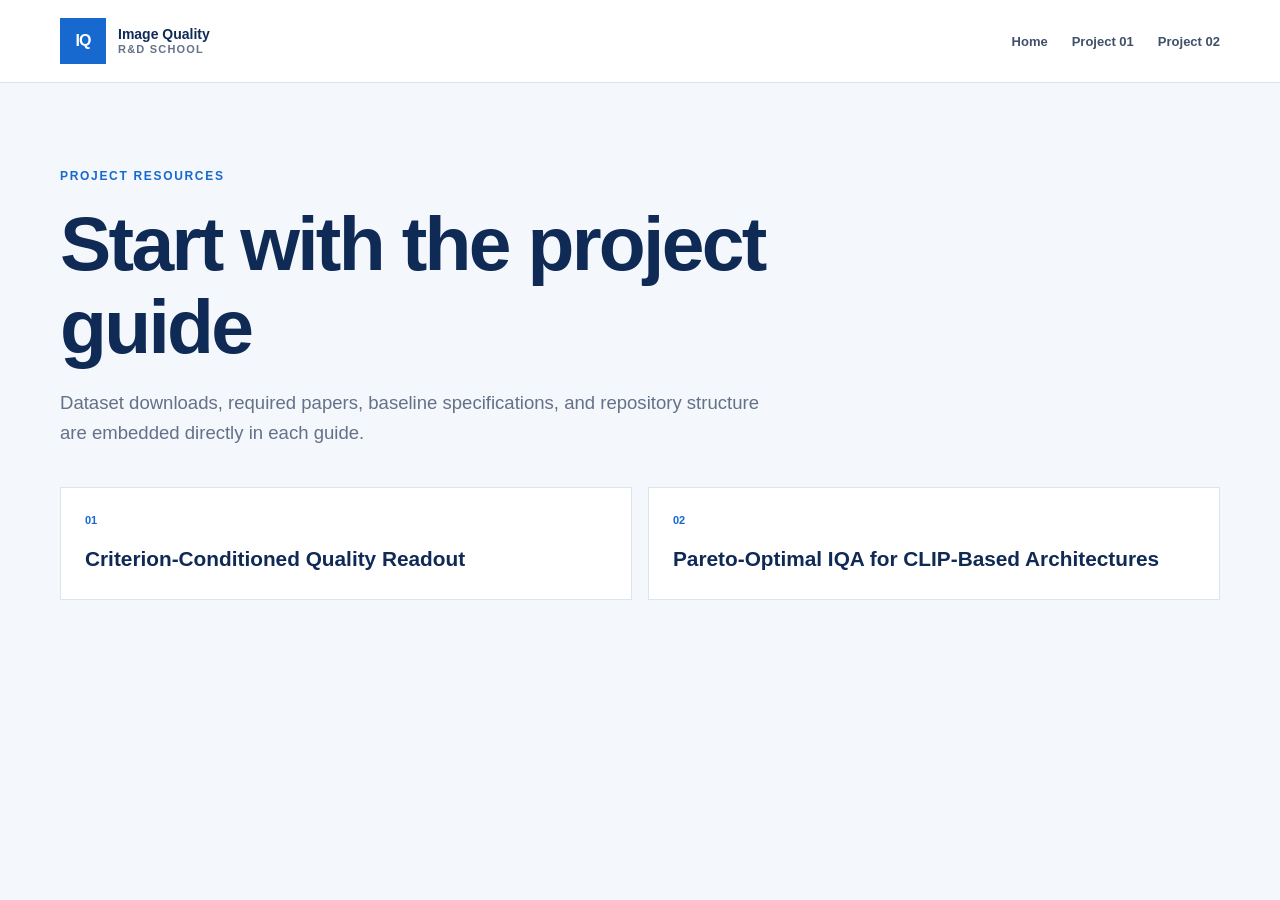
<file: resources.html>
<!DOCTYPE html>
<html lang="en">
<head>
  <meta charset="utf-8">
  <meta name="viewport" content="width=device-width, initial-scale=1">
  <meta name="description" content="Project resources for the Image Quality R&D School.">
  <title>Project Resources · Image Quality R&amp;D School</title>
  <link rel="stylesheet" href="assets/styles.css">
</head>
<body data-page="resources">
  <header class="site-header">
    <div class="nav shell">
      <a class="brand" href="index.html">
        <span class="brand-mark" aria-hidden="true">IQ</span>
        <span class="brand-copy"><strong>Image Quality</strong><small>R&amp;D School</small></span>
      </a>
      <nav class="nav-links" aria-label="Primary navigation">
        <a href="index.html">Home</a>
        <a href="project-1.html">Project 01</a>
        <a href="project-2.html">Project 02</a>
      </nav>
    </div>
  </header>
  <main class="simple-page shell">
    <p class="kicker">Project resources</p>
    <h1>Start with the project guide</h1>
    <p>Dataset downloads, required papers, baseline specifications, and repository structure are embedded directly in each guide.</p>
    <div class="simple-links">
      <a href="project-1.html"><span>01</span><strong>Criterion-Conditioned Quality Readout</strong></a>
      <a href="project-2.html"><span>02</span><strong>Pareto-Optimal IQA for CLIP-Based Architectures</strong></a>
    </div>
  </main>
</body>
</html>
</file>
<file: assets/styles.css>
:root {
  --navy: #102a56;
  --navy-2: #173d77;
  --blue: #1769cf;
  --blue-soft: #eaf3ff;
  --yellow: #ffd84d;
  --yellow-soft: #fff7ce;
  --ink: #14233d;
  --muted: #647188;
  --line: #dbe4ef;
  --canvas: #f4f7fb;
  --paper: #ffffff;
  --shadow: 0 20px 54px rgba(16, 42, 86, .10);
}

* { box-sizing: border-box; }
html { scroll-behavior: smooth; }
body {
  margin: 0;
  background: var(--canvas);
  color: var(--ink);
  font-family: Arial, Helvetica, sans-serif;
  font-size: 16px;
  line-height: 1.6;
}
a { color: var(--blue); text-underline-offset: 3px; }
a:hover { color: var(--navy-2); }
code, pre { font-family: "SFMono-Regular", Consolas, "Liberation Mono", monospace; }
code { border-radius: 3px; background: #edf2f8; padding: .12em .34em; font-size: .9em; }
pre {
  overflow-x: auto;
  margin: 18px 0 0;
  border-left: 5px solid var(--yellow);
  background: var(--navy);
  padding: 20px 22px;
  color: #f3f7ff;
  font-size: .86rem;
  line-height: 1.62;
}
pre code { background: transparent; padding: 0; color: inherit; }

.shell { width: min(1160px, calc(100% - 48px)); margin-inline: auto; }
.site-header {
  position: sticky;
  z-index: 30;
  top: 0;
  border-bottom: 1px solid var(--line);
  background: rgba(255, 255, 255, .96);
  backdrop-filter: blur(16px);
}
.nav { min-height: 82px; display: flex; align-items: center; justify-content: space-between; gap: 28px; }
.brand { display: inline-flex; align-items: center; gap: 12px; color: var(--ink); text-decoration: none; }
.brand:hover { color: var(--ink); }
.brand-mark { display: grid; place-items: center; width: 46px; height: 46px; background: var(--blue); color: #fff; font-weight: 900; letter-spacing: -.06em; }
.brand-copy { display: grid; gap: 1px; line-height: 1.1; }
.brand-copy strong { color: var(--navy); font-size: 14px; }
.brand-copy small, .term { color: var(--muted); font-size: 11px; font-weight: 800; letter-spacing: .11em; text-transform: uppercase; }
.term { color: var(--blue); }
.nav-links { display: flex; gap: 24px; }
.nav-links a { position: relative; padding: 28px 0 25px; color: #41506a; font-size: 13px; font-weight: 800; text-decoration: none; }
.nav-links a:hover, .nav-links a[aria-current="page"] { color: var(--blue); }
.nav-links a[aria-current="page"]::after { position: absolute; right: 0; bottom: 17px; left: 0; height: 3px; background: var(--yellow); content: ""; }

.kicker { margin: 0 0 16px; color: var(--yellow); font-size: 12px; font-weight: 900; letter-spacing: .14em; text-transform: uppercase; }
h1, h2, h3, h4 { margin-top: 0; color: var(--navy); letter-spacing: -.035em; line-height: 1.08; }
h1 { font-size: clamp(3rem, 7vw, 6.5rem); }
h2 { font-size: clamp(1.7rem, 3vw, 2.35rem); }
h3 { font-size: 1.18rem; }
p { margin-top: 0; }

/* Landing */
.landing { min-height: calc(100vh - 156px); padding: 68px 0 48px; }
.landing-hero { display: grid; grid-template-columns: minmax(0, 1fr) 300px; gap: 84px; align-items: center; margin-bottom: 64px; }
.landing-hero .kicker { color: var(--blue); }
.landing-hero h1 { max-width: 780px; margin: 0; color: var(--navy); font-size: clamp(3.4rem, 7.5vw, 7rem); line-height: .9; }
.landing-lede { max-width: 720px; margin: 28px 0 0; color: var(--muted); font-size: clamp(1.05rem, 1.7vw, 1.25rem); }
.hero-graphic { position: relative; aspect-ratio: 1; overflow: hidden; background: var(--blue); box-shadow: 22px 22px 0 var(--yellow); }
.hero-graphic::before { position: absolute; inset: 12%; border: 1px solid rgba(255,255,255,.58); content: ""; }
.hero-graphic::after { position: absolute; right: 0; bottom: 18%; left: 0; height: 2px; background: rgba(255,255,255,.8); content: ""; }
.graphic-label { position: absolute; z-index: 2; bottom: 20%; left: 12%; color: #fff; font-size: 50px; font-weight: 900; letter-spacing: -.08em; }
.graphic-block { position: absolute; display: block; background: rgba(255,255,255,.9); }
.graphic-block.one { top: 22%; left: 18%; width: 24%; height: 24%; }
.graphic-block.two { top: 22%; left: 46%; width: 12%; height: 12%; opacity: .5; }
.graphic-block.three { right: 18%; bottom: 24%; width: 25%; height: 25%; background: var(--yellow); }
.project-grid { display: grid; grid-template-columns: repeat(2, minmax(0, 1fr)); gap: 20px; }
.project-link { position: relative; display: grid; grid-template-columns: auto 1fr auto; gap: 24px; min-height: 250px; overflow: hidden; border: 1px solid var(--line); background: var(--paper); padding: 30px; color: inherit; text-decoration: none; transition: transform .18s ease, box-shadow .18s ease, border-color .18s ease; }
.project-link::after { position: absolute; right: -45px; bottom: -90px; width: 200px; height: 200px; border-radius: 50%; background: var(--blue-soft); content: ""; }
.project-link.yellow::after { background: var(--yellow-soft); }
.project-link:hover { z-index: 2; border-color: var(--blue); box-shadow: var(--shadow); color: inherit; transform: translateY(-4px); }
.project-number { position: relative; z-index: 1; display: grid; place-items: center; width: 48px; height: 48px; background: var(--navy); color: #fff; font-size: 13px; font-weight: 900; }
.project-link.yellow .project-number { background: var(--yellow); color: var(--navy); }
.project-copy { position: relative; z-index: 1; display: flex; flex-direction: column; }
.project-type { margin: 4px 0 16px; color: var(--blue); font-size: 11px; font-weight: 900; letter-spacing: .11em; }
.project-copy strong { max-width: 420px; color: var(--navy); font-size: clamp(1.5rem, 2.4vw, 2.15rem); letter-spacing: -.045em; line-height: 1.05; }
.project-copy > span:last-child { max-width: 440px; margin-top: 16px; color: var(--muted); font-size: 15px; }
.project-arrow { position: relative; z-index: 1; color: var(--blue); font-size: 30px; line-height: 1; }
.landing-footer, .site-footer { display: flex; justify-content: space-between; gap: 24px; border-top: 1px solid var(--line); padding: 25px 0 35px; color: var(--muted); font-size: 12px; font-weight: 700; letter-spacing: .07em; text-transform: uppercase; }

/* Project shell */
.project-hero { position: relative; isolation: isolate; overflow: hidden; margin-top: 48px; background: var(--navy); padding: 64px 62px 58px; color: #fff; }
.project-hero::before { position: absolute; z-index: -2; inset: 0; background: linear-gradient(rgba(255,255,255,.055) 1px, transparent 1px), linear-gradient(90deg, rgba(255,255,255,.055) 1px, transparent 1px); background-size: 72px 72px; content: ""; }
.project-hero::after { position: absolute; z-index: -1; right: -70px; bottom: -110px; width: 260px; height: 260px; background: var(--yellow); content: ""; transform: rotate(17deg); }
body[data-page="project-2"] .project-hero::after { border: 50px solid var(--yellow); background: transparent; transform: rotate(-11deg); }
.project-hero h1 { max-width: 900px; margin: 0; color: #fff; font-size: clamp(2.8rem, 6.2vw, 5.7rem); line-height: .94; }
.hero-question { max-width: 830px; margin: 24px 0 0; color: #dce8fb; font-size: clamp(1.08rem, 2vw, 1.32rem); line-height: 1.5; }
.project-facts { position: relative; z-index: 2; display: grid; grid-template-columns: repeat(4, minmax(0, 1fr)); gap: 1px; margin: 38px 0 0; background: rgba(255,255,255,.22); }
.project-facts div { background: rgba(16,42,86,.88); padding: 14px 16px; }
.project-facts dt { color: #9fb6dc; font-size: 10px; font-weight: 900; letter-spacing: .1em; text-transform: uppercase; }
.project-facts dd { margin: 3px 0 0; color: #fff; font-size: 14px; font-weight: 800; }
.section-nav { position: sticky; z-index: 20; top: 82px; display: flex; border: 1px solid var(--line); border-top: 0; background: rgba(255,255,255,.96); backdrop-filter: blur(14px); }
.section-nav a { flex: 1; border-right: 1px solid var(--line); padding: 14px 18px; color: #4e5b70; font-size: 12px; font-weight: 900; letter-spacing: .07em; text-align: center; text-decoration: none; text-transform: uppercase; }
.section-nav a:last-child { border-right: 0; }
.section-nav a:hover { background: var(--blue-soft); color: var(--blue); }
.brief { margin-top: 48px; border-top: 1px solid var(--line); }
.brief-section { scroll-margin-top: 150px; display: grid; grid-template-columns: 190px minmax(0, 1fr); gap: 56px; border-bottom: 1px solid var(--line); padding: 64px 0; }
.section-label { position: sticky; top: 164px; align-self: start; }
.section-label span { display: block; margin-bottom: 10px; color: var(--blue); font-size: 12px; font-weight: 900; letter-spacing: .12em; }
.section-label h2 { margin: 0; font-size: 2rem; }
.section-content { min-width: 0; }
.section-intro { max-width: 820px; margin-bottom: 26px; color: #394861; font-size: 1.14rem; line-height: 1.65; }
.research-question { border-left: 6px solid var(--yellow); background: var(--navy); padding: 24px 26px; color: #fff; }
.research-question span, .result-rule span { display: block; margin-bottom: 7px; color: var(--yellow); font-size: 10px; font-weight: 900; letter-spacing: .12em; text-transform: uppercase; }
.research-question strong { display: block; max-width: 840px; font-size: 1.22rem; line-height: 1.45; }
.two-column { display: grid; grid-template-columns: repeat(2, minmax(0, 1fr)); gap: 16px; margin-top: 18px; }
.plain-card { border: 1px solid var(--line); background: var(--paper); padding: 23px 24px; }
.plain-card h3 { margin-bottom: 13px; }
.plain-card p:last-child { margin-bottom: 0; }
.clean-list { margin: 0; padding-left: 1.15rem; }
.clean-list li { margin: 6px 0; padding-left: 5px; }
.compact-list li { margin: 9px 0; }
.rule { margin: 18px 0 0; border-left: 4px solid var(--blue); background: var(--blue-soft); padding: 16px 18px; color: #33445f; }
.status-line { display: flex; align-items: center; justify-content: space-between; gap: 20px; border: 1px solid #e8cf65; background: var(--yellow-soft); padding: 15px 18px; }
.status-line span { color: #6f5b12; font-size: 10px; font-weight: 900; letter-spacing: .11em; text-transform: uppercase; }
.status-line strong { color: var(--navy); }
.model-flow { display: flex; align-items: stretch; gap: 10px; margin: 26px 0 18px; }
.model-flow > div { display: flex; flex: 1 1 0; min-width: 0; flex-direction: column; justify-content: center; border: 1px solid var(--line); background: var(--paper); padding: 14px; }
.model-flow > span { align-self: center; color: var(--blue); font-weight: 900; }
.model-flow small { color: var(--muted); font-size: 9px; font-weight: 900; letter-spacing: .1em; text-transform: uppercase; }
.model-flow strong { margin-top: 3px; color: var(--navy); font-size: .92rem; line-height: 1.25; }
.model-flow .accent { border-color: var(--blue); background: var(--blue); }
.model-flow .accent small, .model-flow .accent strong { color: #fff; }
.spec-grid { display: grid; grid-template-columns: repeat(2, minmax(0, 1fr)); border-top: 1px solid var(--line); border-left: 1px solid var(--line); }
.spec-grid div { display: grid; gap: 5px; border-right: 1px solid var(--line); border-bottom: 1px solid var(--line); background: var(--paper); padding: 15px 17px; }
.spec-grid span { color: var(--muted); font-size: 10px; font-weight: 900; letter-spacing: .09em; text-transform: uppercase; }
.spec-grid strong { font-size: .93rem; }
.subheading { margin: 32px 0 14px; }
.variant-grid { display: grid; grid-template-columns: repeat(4, minmax(0, 1fr)); gap: 12px; }
.variant-grid article { border-top: 4px solid var(--blue); background: var(--paper); padding: 18px; }
.variant-grid article > span { color: var(--blue); font-size: 11px; font-weight: 900; letter-spacing: .08em; }
.variant-grid h4 { margin: 8px 0 7px; font-size: 1.02rem; }
.variant-grid p { margin: 0; color: var(--muted); font-size: .9rem; }

.hypothesis-list { display: grid; gap: 10px; }
.hypothesis-list article { display: grid; grid-template-columns: 48px minmax(0, 1fr); gap: 18px; border: 1px solid var(--line); background: var(--paper); padding: 18px 20px; }
.hypothesis-list article > span { display: grid; place-items: center; align-self: start; width: 42px; height: 42px; background: var(--blue); color: #fff; font-size: 11px; font-weight: 900; letter-spacing: .08em; }
.hypothesis-list h4 { margin: 1px 0 6px; font-size: 1.02rem; }
.hypothesis-list p { margin: 0; color: var(--muted); font-size: .93rem; }

.protocol-wrap { overflow-x: auto; border: 1px solid var(--line); background: var(--paper); }
.protocol-table { width: 100%; min-width: 760px; border-collapse: collapse; font-size: .88rem; line-height: 1.45; }
.protocol-table th, .protocol-table td { border-right: 1px solid var(--line); border-bottom: 1px solid var(--line); padding: 12px 14px; text-align: left; vertical-align: top; }
.protocol-table th:last-child, .protocol-table td:last-child { border-right: 0; }
.protocol-table tbody tr:last-child td { border-bottom: 0; }
.protocol-table th { background: var(--navy); color: #fff; font-size: 10px; font-weight: 900; letter-spacing: .08em; text-transform: uppercase; }
.protocol-table td:first-child { color: var(--blue); font-weight: 900; }
.protocol-table .method-row { background: var(--blue-soft); }
.compact-table { min-width: 660px; }

/* Steps and resources */
.steps { margin: 0; padding: 0; list-style: none; counter-reset: none; }
.steps > li { display: grid; grid-template-columns: 180px minmax(0, 1fr); gap: 26px; border-top: 1px solid var(--line); padding: 28px 0; }
.steps > li:first-child { border-top: 0; padding-top: 0; }
.steps > li > div:first-child span { color: var(--blue); font-size: 10px; font-weight: 900; letter-spacing: .1em; text-transform: uppercase; }
.steps > li > div:first-child h3 { margin: 7px 0 0; }
.steps p:last-child { margin-bottom: 0; }
.resource-list { display: grid; gap: 10px; }
.resource-list a { display: grid; gap: 2px; border: 1px solid var(--line); background: var(--paper); padding: 15px 17px; text-decoration: none; }
.resource-list a:hover { border-color: var(--blue); }
.resource-list strong { color: var(--navy); }
.resource-list span { color: var(--muted); font-size: .9rem; }
.dataset-list { border-top: 1px solid var(--line); }
.dataset-list > div { display: grid; grid-template-columns: 145px minmax(0, 1fr) auto; gap: 18px; align-items: center; border-bottom: 1px solid var(--line); padding: 13px 0; }
.dataset-list strong { color: var(--navy); }
.dataset-list span { color: var(--muted); font-size: .9rem; }
.dataset-list a { font-size: .86rem; font-weight: 800; }
.inline-links { display: flex; gap: 12px; }
.inline-links a { white-space: nowrap; }

/* Results */
.deliverable-grid { display: grid; grid-template-columns: repeat(2, minmax(0, 1fr)); gap: 14px; }
.deliverable-grid article { border: 1px solid var(--line); background: var(--paper); padding: 22px 23px; }
.deliverable-grid article > span { color: var(--blue); font-size: 11px; font-weight: 900; letter-spacing: .1em; }
.deliverable-grid h3 { margin: 8px 0; }
.deliverable-grid p { margin: 0; color: var(--muted); }
.result-rule { margin-top: 18px; background: var(--navy); padding: 22px 24px; color: #fff; }
.result-rule p { margin: 0; font-weight: 700; }
.site-footer { margin-top: 20px; }
.site-footer a { text-decoration: none; }

/* Short compatibility page */
.simple-page { padding: 84px 0; }
.simple-page .kicker { color: var(--blue); }
.simple-page h1 { max-width: 760px; margin-bottom: 20px; font-size: clamp(2.8rem, 6vw, 5.7rem); }
.simple-page > p:not(.kicker) { max-width: 720px; color: var(--muted); font-size: 1.16rem; }
.simple-links { display: grid; grid-template-columns: repeat(2, minmax(0, 1fr)); gap: 16px; margin-top: 40px; }
.simple-links a { display: grid; gap: 12px; border: 1px solid var(--line); background: var(--paper); padding: 24px; text-decoration: none; }
.simple-links span { color: var(--blue); font-size: 11px; font-weight: 900; }
.simple-links strong { color: var(--navy); font-size: 1.3rem; }

@media (max-width: 980px) {
  .landing-hero { grid-template-columns: minmax(0, 1fr) 240px; gap: 48px; }
  .project-grid { grid-template-columns: 1fr; }
  .brief-section { grid-template-columns: 150px minmax(0, 1fr); gap: 34px; }
  .variant-grid { grid-template-columns: repeat(2, minmax(0, 1fr)); }
  .model-flow { display: grid; grid-template-columns: repeat(5, minmax(0, 1fr)); }
  .model-flow > span { display: none; }
}

@media (max-width: 760px) {
  .shell { width: min(100% - 28px, 1160px); }
  .nav { min-height: 72px; }
  .brand-copy { display: none; }
  .brand-mark { width: 42px; height: 42px; }
  .nav-links { gap: 16px; }
  .nav-links a { padding: 24px 0 21px; font-size: 12px; }
  .nav-links a[aria-current="page"]::after { bottom: 13px; }
  .landing { padding-top: 46px; }
  .landing-hero { grid-template-columns: 1fr; margin-bottom: 52px; }
  .hero-graphic { width: min(68vw, 280px); justify-self: end; }
  .project-link { grid-template-columns: auto 1fr; padding: 22px; min-height: 0; }
  .project-arrow { position: absolute; top: 22px; right: 22px; }
  .project-hero { margin-top: 24px; padding: 42px 26px 34px; }
  .project-hero::after { opacity: .28; }
  .project-facts { grid-template-columns: repeat(2, minmax(0, 1fr)); }
  .section-nav { top: 72px; overflow-x: auto; }
  .section-nav a { min-width: 130px; padding-inline: 10px; }
  .brief { margin-top: 22px; }
  .brief-section { display: block; padding: 45px 0; }
  .section-label { position: static; display: flex; align-items: baseline; gap: 12px; margin-bottom: 24px; }
  .section-label span { margin: 0; }
  .section-label h2 { font-size: 1.8rem; }
  .two-column, .spec-grid, .deliverable-grid, .simple-links { grid-template-columns: 1fr; }
  .model-flow { grid-template-columns: 1fr; }
  .model-flow > div { min-height: 72px; }
  .steps > li { grid-template-columns: 1fr; gap: 16px; }
  .dataset-list > div { grid-template-columns: 1fr; gap: 4px; padding: 14px 0; }
  .inline-links { margin-top: 5px; }
  .landing-footer, .site-footer { flex-direction: column; gap: 7px; }
}

@media (max-width: 460px) {
  .nav-links { gap: 11px; }
  .nav-links a { font-size: 11px; }
  .term { display: none; }
  .project-link { grid-template-columns: 1fr; }
  .project-copy { padding-top: 3px; }
  .variant-grid { grid-template-columns: 1fr; }
  .status-line { align-items: flex-start; flex-direction: column; gap: 5px; }
}

@media (prefers-reduced-motion: reduce) {
  html { scroll-behavior: auto; }
  .project-link { transition: none; }
}
</file>
